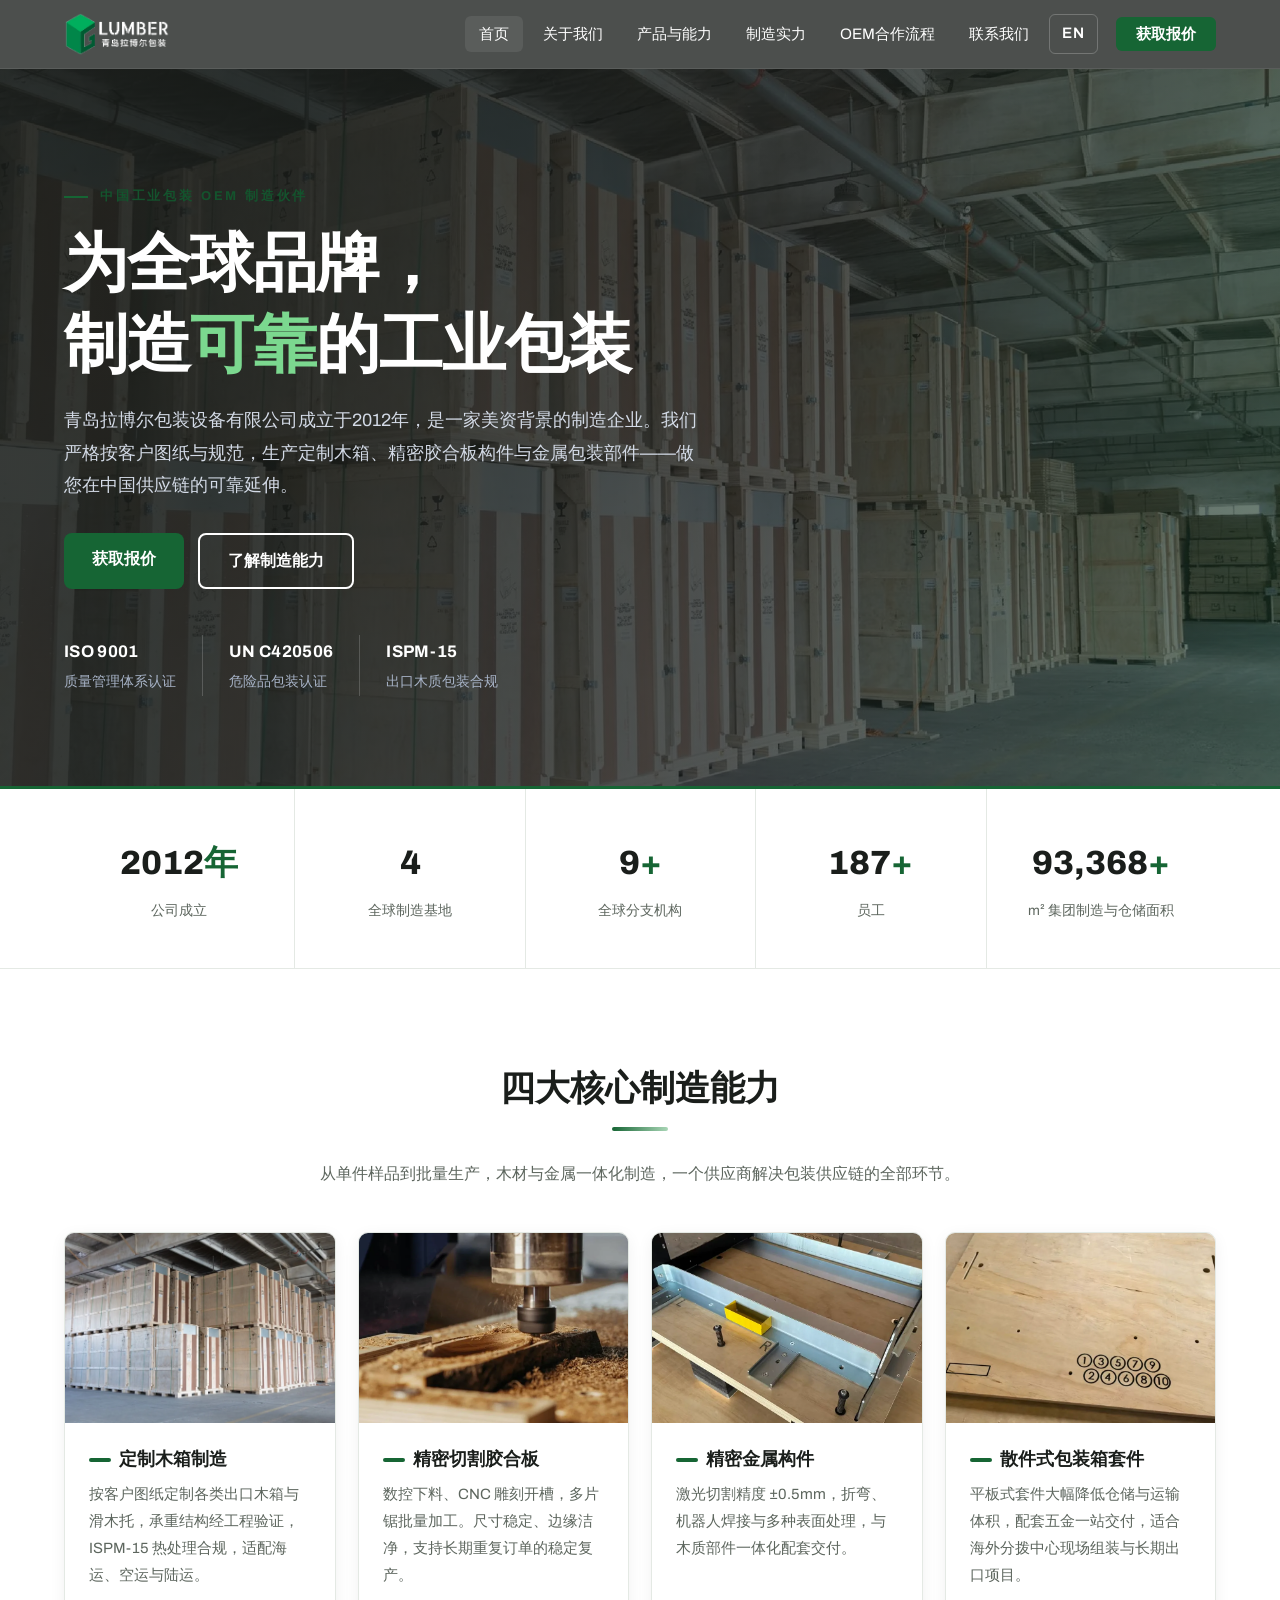
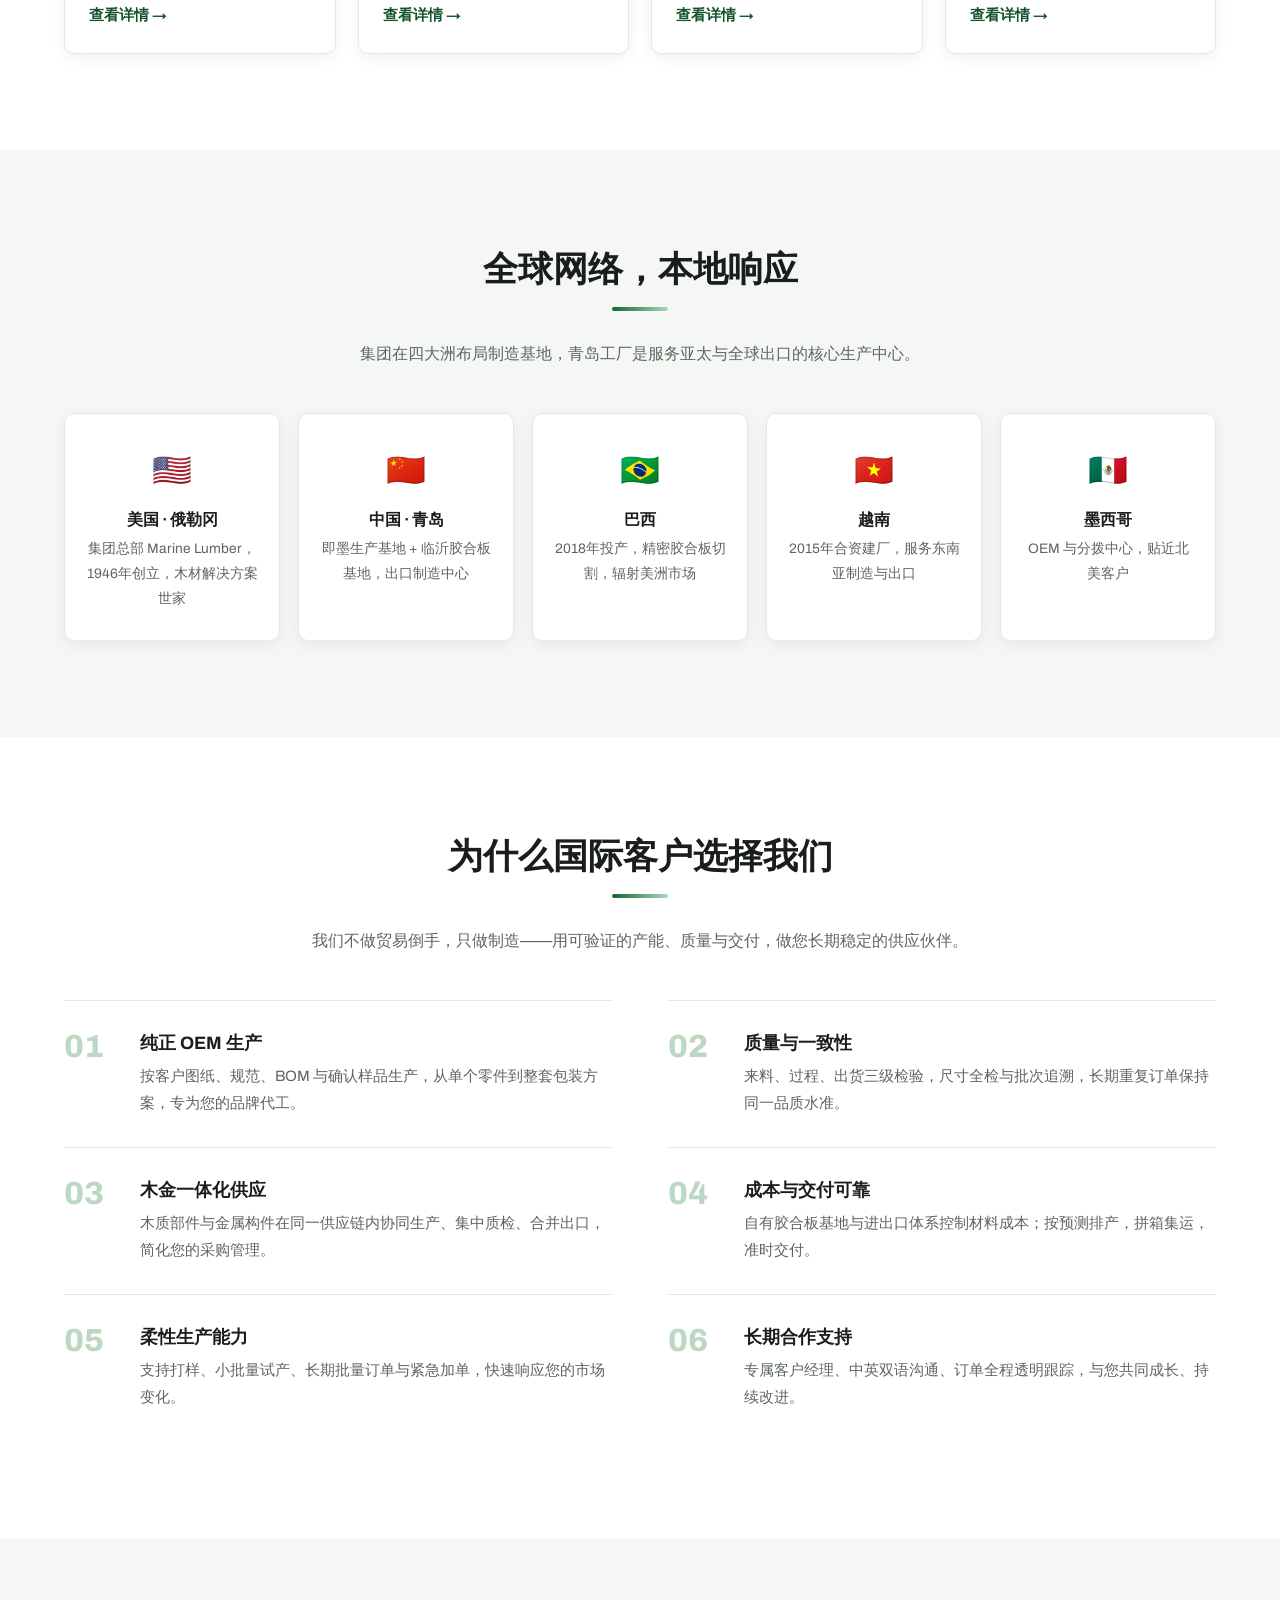
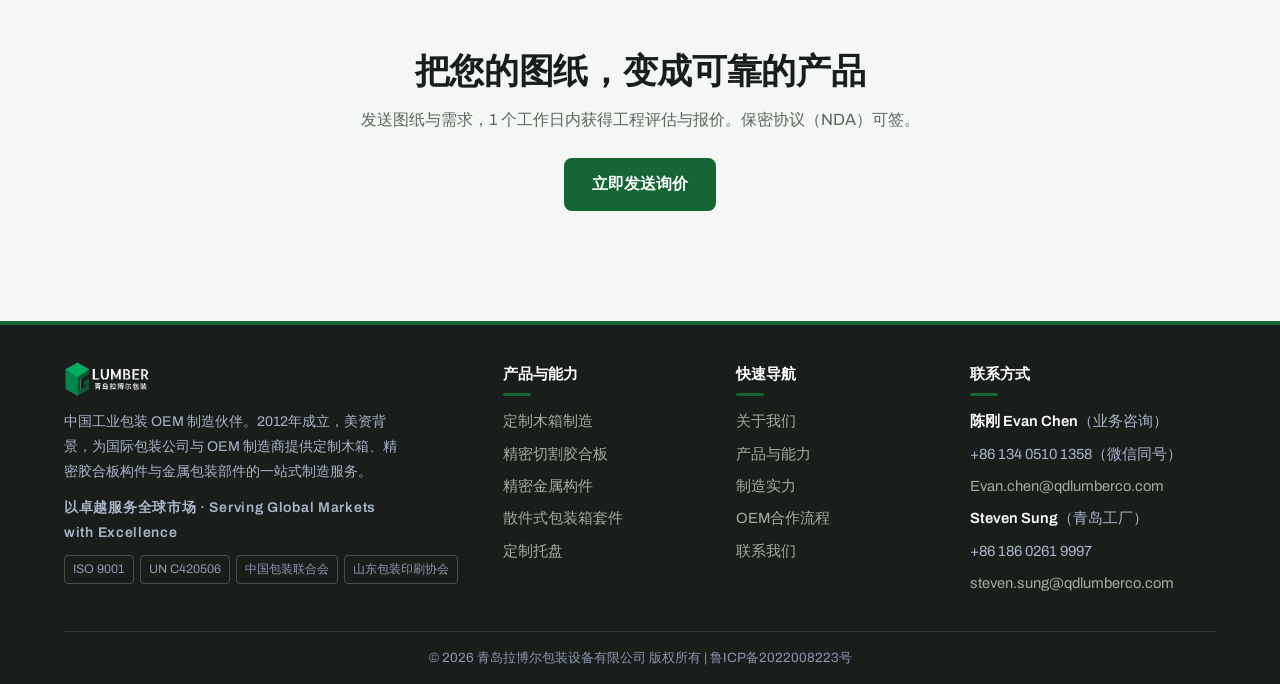
<file: index.html>
<!DOCTYPE html>
<html lang="zh-CN">
<head>
<meta charset="UTF-8">
<meta name="viewport" content="width=device-width, initial-scale=1.0">
<title>青岛拉博尔包装设备有限公司 — 中国工业包装 OEM 制造伙伴 | 定制木箱 / 胶合板构件 / 金属包装部件</title>
<meta name="description" content="青岛拉博尔包装设备有限公司成立于2012年，美资背景的工业包装OEM制造商。为国际包装公司与OEM制造商提供定制木箱、精密切割胶合板、精密金属构件与散件式包装箱套件，ISO 9001认证，产品出口全球。">
<meta name="keywords" content="青岛拉博尔包装设备有限公司,工业包装,OEM制造,定制木箱,出口木箱,胶合板切割,CNC加工,金属包装件,散件包装箱,ISPM-15">
<link rel="stylesheet" href="assets/css/style.css">
<link rel="preconnect" href="https://fonts.googleapis.com">
<link rel="preconnect" href="https://fonts.gstatic.com" crossorigin>
<link href="https://fonts.googleapis.com/css2?family=Archivo:wght@400;500;600;700;800&display=swap" rel="stylesheet">
<link rel="icon" type="image/png" href="assets/img/favicon.png">
<script type="application/ld+json">
{
  "@context": "https://schema.org",
  "@type": "Organization",
  "name": "青岛拉博尔包装设备有限公司",
  "alternateName": "Qingdao Lumber & Packaging",
  "url": "https://hilaoboy-cloud.github.io/qdlumber/",
  "logo": "https://hilaoboy-cloud.github.io/qdlumber/assets/img/logo.png",
  "contactPoint": {
    "@type": "ContactPoint",
    "telephone": "+86-134-0510-1358",
    "email": "Evan.chen@qdlumberco.com",
    "contactType": "sales"
  }
}
</script>
</head>
<body>

<header class="site-header">
  <div class="container nav-inner">
    <a class="brand" href="index.html" aria-label="青岛拉博尔包装设备有限公司首页">
      <img class="brand-logo" src="assets/img/logo-light.png" alt="青岛拉博尔包装设备有限公司">
    </a>
    <button class="hamburger" id="hamburger" aria-label="打开菜单" aria-expanded="false"><span></span><span></span><span></span></button>
    <nav aria-label="主导航">
      <ul class="nav-links" id="navLinks">
        <li><a data-nav="index.html" href="index.html">首页</a></li>
        <li><a data-nav="about.html" href="about.html">关于我们</a></li>
        <li><a data-nav="products.html" href="products.html">产品与能力</a></li>
        <li><a data-nav="manufacturing.html" href="manufacturing.html">制造实力</a></li>
        <li><a data-nav="process.html" href="process.html">OEM合作流程</a></li>
        <li><a data-nav="contact.html" href="contact.html">联系我们</a></li>
        <li><a class="lang-switch" href="https://en.qdlumber.com/" target="_blank" rel="noopener" aria-label="English version">EN</a></li>
        <li><a class="nav-cta" href="contact.html">获取报价</a></li>
      </ul>
    </nav>
  </div>
</header>

<main>
  <!-- Hero -->
  <section class="hero">
    <img class="hero-bg" src="assets/img/hero-factory.webp" alt="青岛拉博尔包装设备有限公司现代化工厂" fetchpriority="high">
    <div class="hero-inner">
      <span class="eyebrow">中国工业包装 OEM 制造伙伴</span>
      <h1>为全球品牌，<br>制造<span class="hl">可靠</span>的工业包装</h1>
      <p class="lead">青岛拉博尔包装设备有限公司成立于2012年，是一家美资背景的制造企业。我们严格按客户图纸与规范，生产定制木箱、精密胶合板构件与金属包装部件——做您在中国供应链的可靠延伸。</p>
      <div class="hero-actions">
        <a class="btn" href="contact.html">获取报价</a>
        <a class="btn btn-outline" href="manufacturing.html">了解制造能力</a>
      </div>
      <div class="hero-badges">
        <div><strong>ISO 9001</strong>质量管理体系认证</div>
        <div><strong>UN C420506</strong>危险品包装认证</div>
        <div><strong>ISPM-15</strong>出口木质包装合规</div>
      </div>
    </div>
  </section>

  <!-- 数据条 -->
  <div class="stats">
    <div class="container stats-grid">
      <div class="stat"><div class="num">2012<em>年</em></div><div class="label">公司成立</div></div>
      <div class="stat"><div class="num" data-count="4">0</div><div class="label">全球制造基地</div></div>
      <div class="stat"><div class="num" data-count="10" data-suffix="+">0</div><div class="label">全球分支机构</div></div>
      <div class="stat"><div class="num" data-count="200" data-suffix="+">0</div><div class="label">员工</div></div>
      <div class="stat"><div class="num" data-count="100000" data-suffix="+">0</div><div class="label">m² 集团制造与仓储面积</div></div>
    </div>
  </div>

  <!-- 四大核心能力 -->
  <section>
    <div class="container">
      <h2 class="section-title">四大核心制造能力</h2>
      <p class="section-sub">从单件样品到批量生产，木材与金属一体化制造，一个供应商解决包装供应链的全部环节。</p>
      <div class="cap-grid">
        <article class="card">
          <img src="assets/img/cap-crates.webp" alt="定制出口木箱" loading="lazy">
          <div class="card-body">
            <h3>定制木箱制造</h3>
            <p>按客户图纸定制各类出口木箱与滑木托，承重结构经工程验证，ISPM-15 热处理合规，适配海运、空运与陆运。</p>
            <a href="products.html#crates">查看详情 →</a>
          </div>
        </article>
        <article class="card">
          <img src="assets/img/cap-plywood.webp" alt="CNC 精密切割胶合板" loading="lazy">
          <div class="card-body">
            <h3>精密切割胶合板</h3>
            <p>数控下料、CNC 雕刻开槽，多片锯批量加工。尺寸稳定、边缘洁净，支持长期重复订单的稳定复产。</p>
            <a href="products.html#plywood">查看详情 →</a>
          </div>
        </article>
        <article class="card">
          <img src="assets/img/cap-metal.webp" alt="金属激光切割" loading="lazy">
          <div class="card-body">
            <h3>精密金属构件</h3>
            <p>激光切割精度 ±0.5mm，折弯、机器人焊接与多种表面处理，与木质部件一体化配套交付。</p>
            <a href="products.html#metal">查看详情 →</a>
          </div>
        </article>
        <article class="card">
          <img src="assets/img/cap-kits.webp" alt="散件式包装箱套件" loading="lazy">
          <div class="card-body">
            <h3>散件式包装箱套件</h3>
            <p>平板式套件大幅降低仓储与运输体积，配套五金一站交付，适合海外分拨中心现场组装与长期出口项目。</p>
            <a href="products.html#kits">查看详情 →</a>
          </div>
        </article>
      </div>
    </div>
  </section>

  <!-- 全球网络 -->
  <section class="section-soft">
    <div class="container">
      <h2 class="section-title">全球网络，本地响应</h2>
      <p class="section-sub">集团在四大洲布局制造基地，青岛工厂是服务亚太与全球出口的核心生产中心。</p>
      <div class="network-grid">
        <div class="net-card"><div class="flag">🇺🇸</div><h3>美国 · 俄勒冈</h3><p>集团总部 Marine Lumber，1946年创立，木材解决方案世家</p></div>
        <div class="net-card"><div class="flag">🇨🇳</div><h3>中国 · 青岛</h3><p>即墨生产基地 + 临沂胶合板基地，出口制造中心</p></div>
        <div class="net-card"><div class="flag">🇧🇷</div><h3>巴西</h3><p>2018年投产，精密胶合板切割，辐射美洲市场</p></div>
        <div class="net-card"><div class="flag">🇻🇳</div><h3>越南</h3><p>2015年合资建厂，服务东南亚制造与出口</p></div>
        <div class="net-card"><div class="flag">🇲🇽</div><h3>墨西哥</h3><p>OEM 与分拨中心，贴近北美客户</p></div>
      </div>
    </div>
  </section>

  <!-- 为什么选择我们 -->
  <section>
    <div class="container">
      <h2 class="section-title">为什么国际客户选择我们</h2>
      <p class="section-sub">我们不做贸易倒手，只做制造——用可验证的产能、质量与交付，做您长期稳定的供应伙伴。</p>
      <div class="why-nums">
        <div class="why-num"><span class="n">01</span><div><h3>纯正 OEM 生产</h3><p>按客户图纸、规范、BOM 与确认样品生产，从单个零件到整套包装方案，专为您的品牌代工。</p></div></div>
        <div class="why-num"><span class="n">02</span><div><h3>质量与一致性</h3><p>来料、过程、出货三级检验，尺寸全检与批次追溯，长期重复订单保持同一品质水准。</p></div></div>
        <div class="why-num"><span class="n">03</span><div><h3>木金一体化供应</h3><p>木质部件与金属构件在同一供应链内协同生产、集中质检、合并出口，简化您的采购管理。</p></div></div>
        <div class="why-num"><span class="n">04</span><div><h3>成本与交付可靠</h3><p>自有胶合板基地与进出口体系控制材料成本；按预测排产，拼箱集运，准时交付。</p></div></div>
        <div class="why-num"><span class="n">05</span><div><h3>柔性生产能力</h3><p>支持打样、小批量试产、长期批量订单与紧急加单，快速响应您的市场变化。</p></div></div>
        <div class="why-num"><span class="n">06</span><div><h3>长期合作支持</h3><p>专属客户经理、中英双语沟通、订单全程透明跟踪，与您共同成长、持续改进。</p></div></div>
      </div>
    </div>
  </section>

  <!-- CTA -->
  <section class="cta-full">
    <div class="container cta-full-inner">
      <div>
        <h2>把您的图纸，变成可靠的产品</h2>
        <p>发送图纸与需求，1 个工作日内获得工程评估与报价。保密协议（NDA）可签。</p>
      </div>
      <a class="btn" href="contact.html">立即发送询价</a>
    </div>
  </section>
</main>

<footer class="site-footer">
  <div class="container">
    <div class="footer-grid">
      <div class="footer-brand">
        <img class="footer-logo" src="assets/img/logo-light.png" alt="青岛拉博尔包装设备有限公司">
        <p>中国工业包装 OEM 制造伙伴。2012年成立，美资背景，为国际包装公司与 OEM 制造商提供定制木箱、精密胶合板构件与金属包装部件的一站式制造服务。</p>
        <p class="footer-tagline">以卓越服务全球市场 · Serving Global Markets with Excellence</p>
        <div class="footer-certs"><span>ISO 9001</span><span>UN C420506</span><span>中国包装联合会</span><span>山东包装印刷协会</span></div>
      </div>
      <div>
        <h4>产品与能力</h4>
        <ul>
          <li><a href="products.html#crates">定制木箱制造</a></li>
          <li><a href="products.html#plywood">精密切割胶合板</a></li>
          <li><a href="products.html#metal">精密金属构件</a></li>
          <li><a href="products.html#kits">散件式包装箱套件</a></li>
          <li><a href="products.html#pallets">定制托盘</a></li>
        </ul>
      </div>
      <div>
        <h4>快速导航</h4>
        <ul>
          <li><a href="about.html">关于我们</a></li>
          <li><a href="products.html">产品与能力</a></li>
          <li><a href="manufacturing.html">制造实力</a></li>
          <li><a href="process.html">OEM合作流程</a></li>
          <li><a href="contact.html">联系我们</a></li>
        </ul>
      </div>
      <div>
        <h4>联系方式</h4>
        <ul class="footer-contact">
          <li><strong>陈刚 Evan Chen</strong>（业务咨询）</li>
          <li>+86 134 0510 1358（微信同号）</li>
          <li><a href="mailto:Evan.chen@qdlumberco.com">Evan.chen@qdlumberco.com</a></li>
          <li><strong>Steven Sung</strong>（青岛工厂）</li>
          <li>+86 186 0261 9997</li>
          <li><a href="mailto:steven.sung@qdlumberco.com">steven.sung@qdlumberco.com</a></li>
        </ul>
      </div>
    </div>
    <div class="footer-bottom">© 2026 青岛拉博尔包装设备有限公司 版权所有 | 鲁ICP备2022008223号</div>
  </div>
</footer>
<button class="to-top" id="toTop" aria-label="返回顶部">↑</button>
<script src="assets/js/main.js"></script>
</body>
</html>
</file>
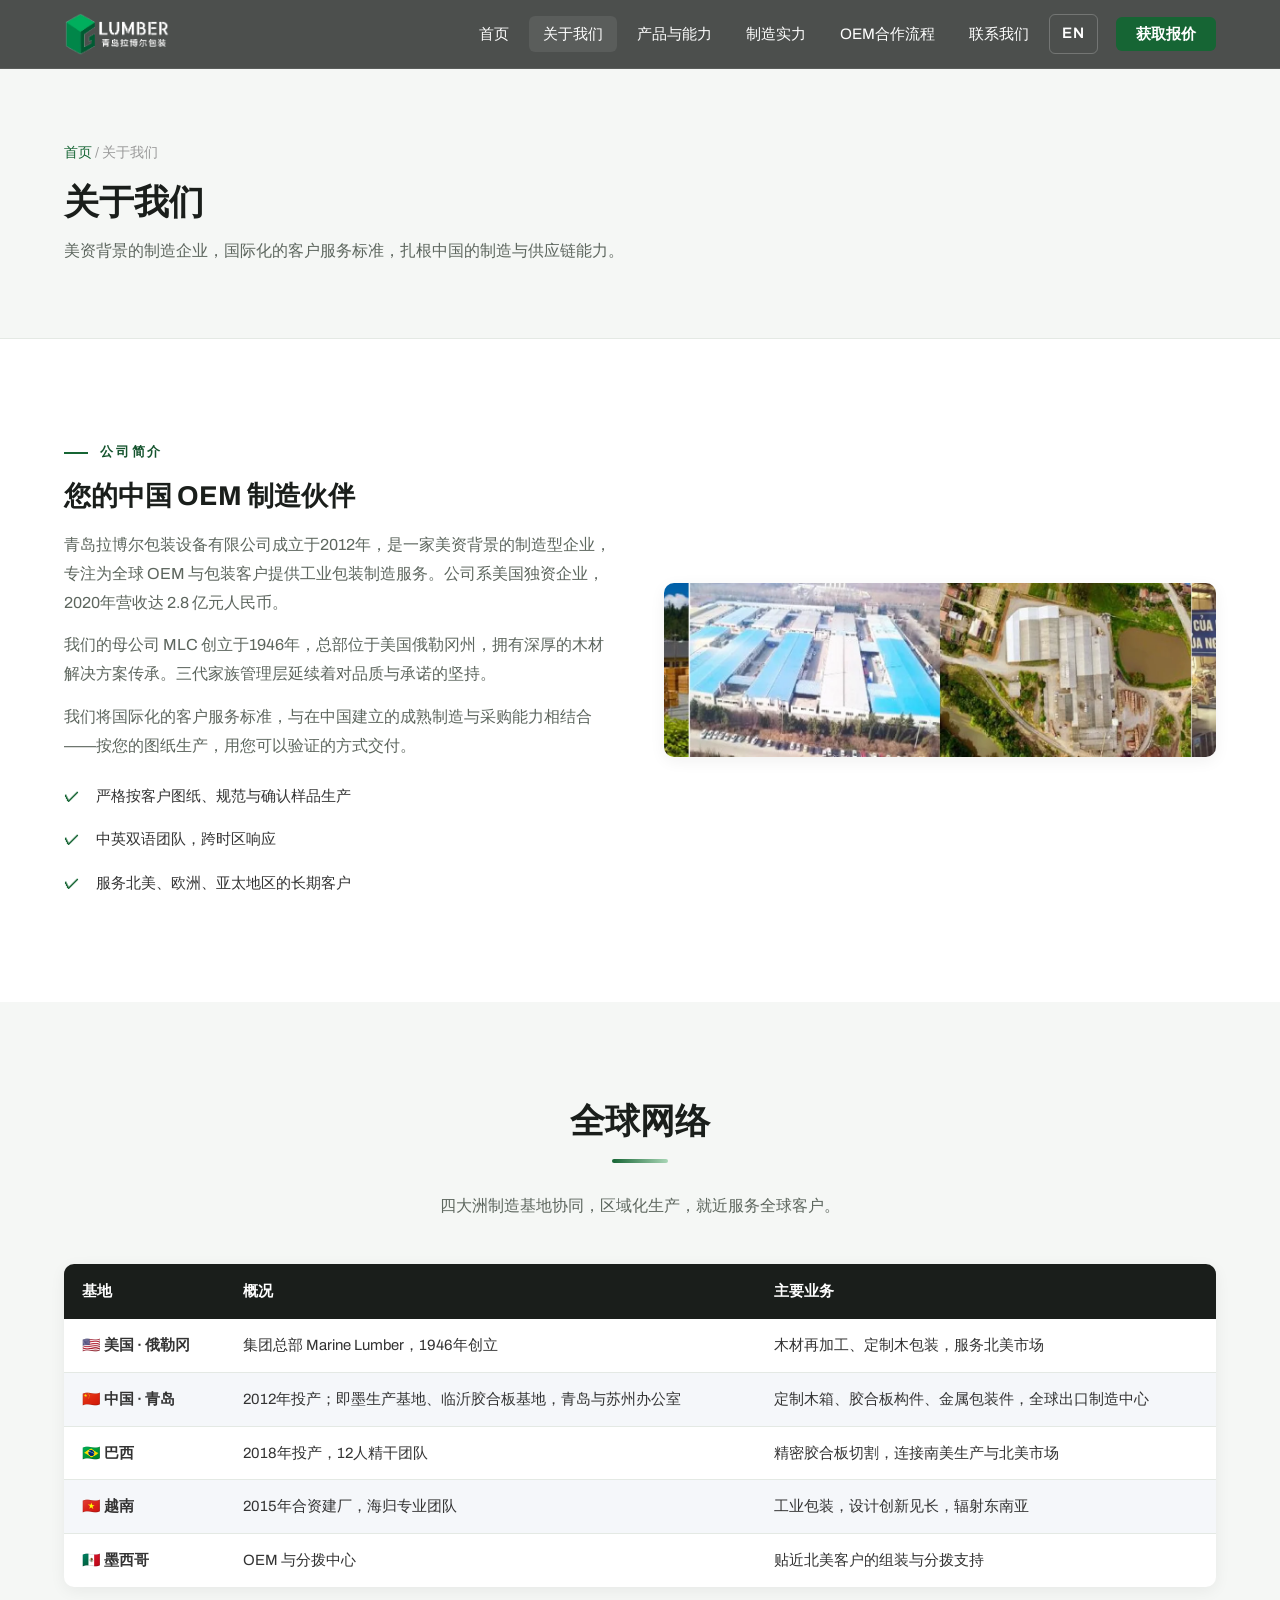
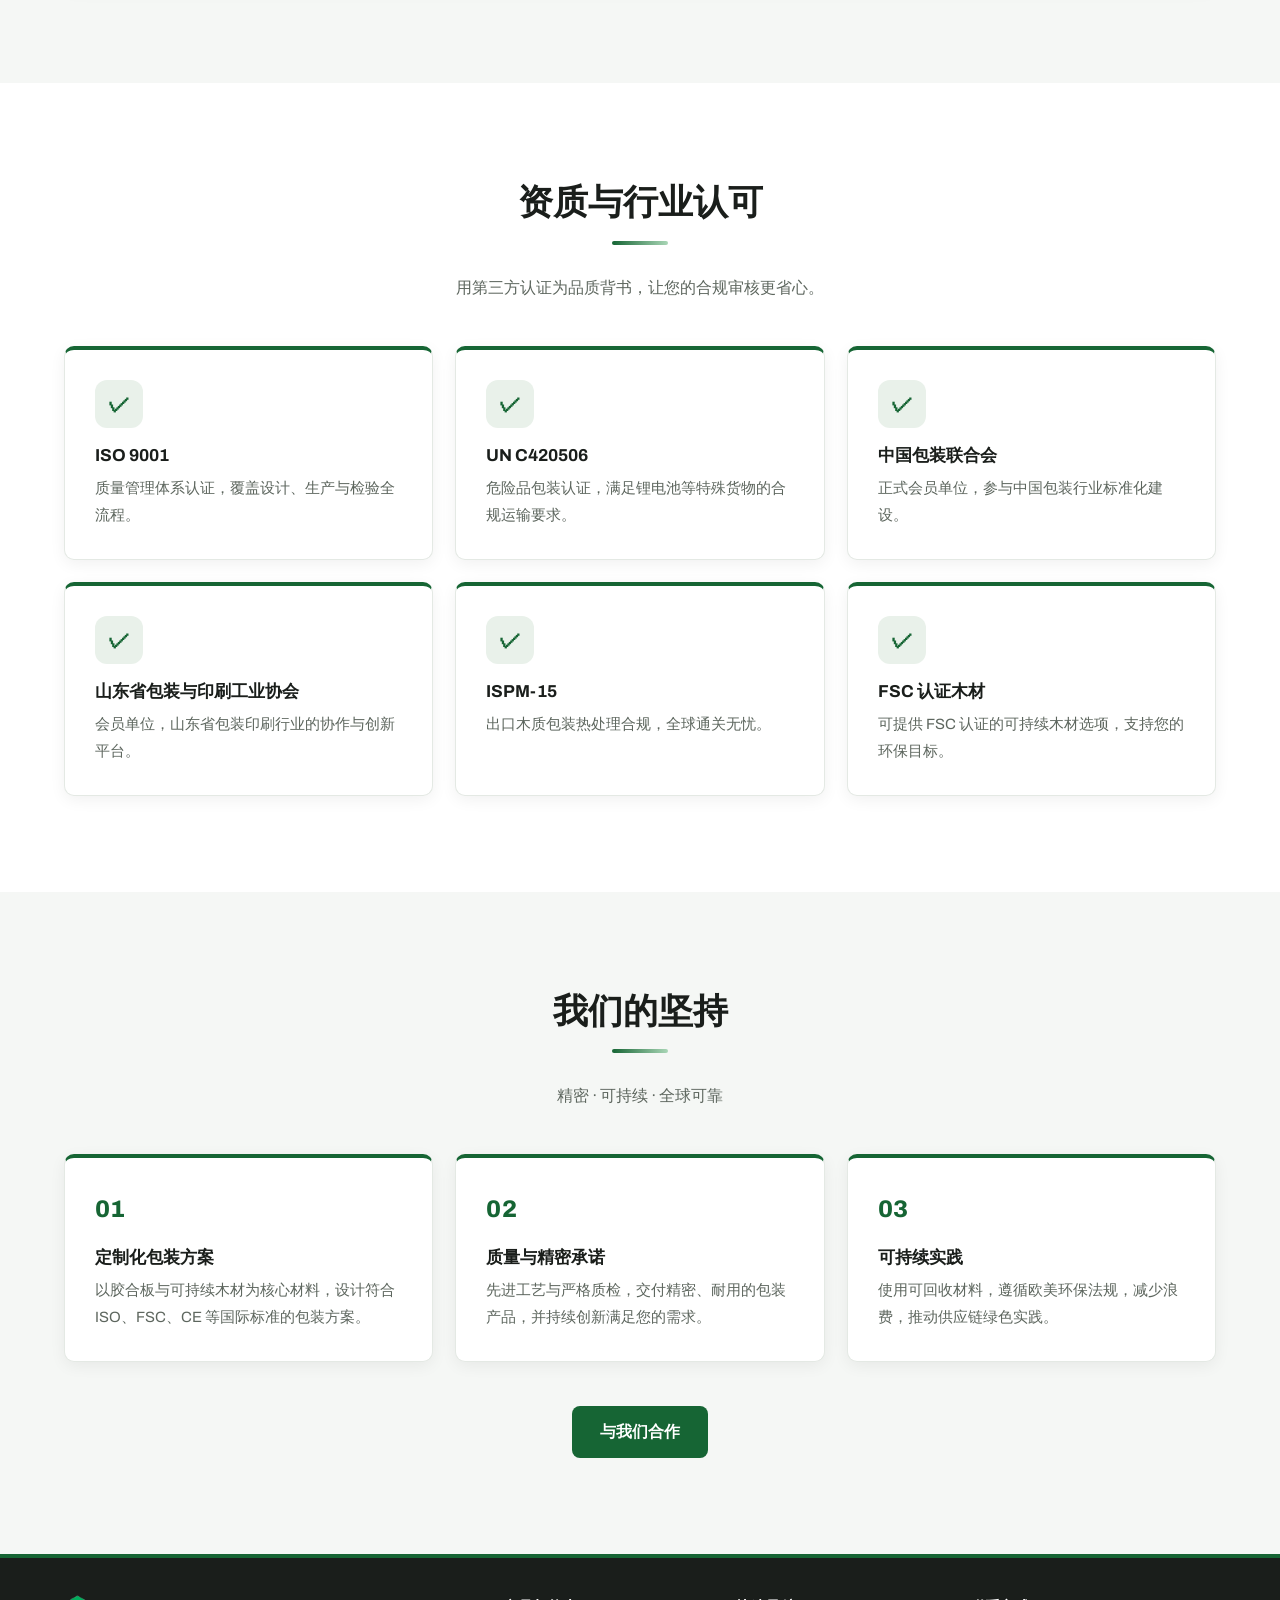
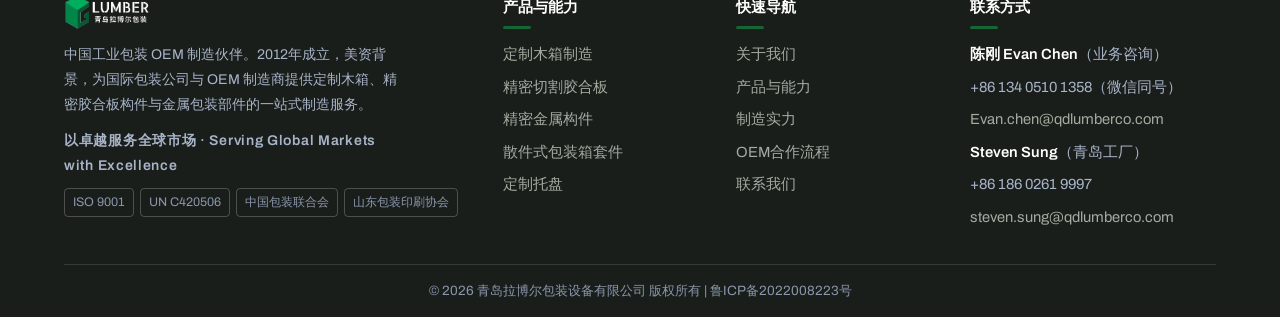
<file: about.html>
<!DOCTYPE html>
<html lang="zh-CN">
<head>
<meta charset="UTF-8">
<meta name="viewport" content="width=device-width, initial-scale=1.0">
<title>关于我们 — 青岛拉博尔包装设备有限公司 | 美资背景 · 2012年成立 · 全球四基地</title>
<meta name="description" content="青岛拉博尔包装设备有限公司成立于2012年，美资制造企业，母公司MLC 1946年创立于美国俄勒冈。集团在美国、中国、巴西、越南布局制造基地，ISO 9001与UN危险品包装认证。">
<meta name="keywords" content="青岛拉博尔包装设备有限公司,公司介绍,MLC,Marine Lumber,美资企业,全球制造基地,ISO 9001">
<link rel="stylesheet" href="assets/css/style.css">
<link rel="preconnect" href="https://fonts.googleapis.com">
<link rel="preconnect" href="https://fonts.gstatic.com" crossorigin>
<link href="https://fonts.googleapis.com/css2?family=Archivo:wght@400;500;600;700;800&display=swap" rel="stylesheet">
<link rel="icon" type="image/png" href="assets/img/favicon.png">
<script type="application/ld+json">
{
  "@context": "https://schema.org",
  "@type": "Organization",
  "name": "青岛拉博尔包装设备有限公司",
  "alternateName": "Qingdao Lumber & Packaging",
  "url": "https://hilaoboy-cloud.github.io/qdlumber/",
  "logo": "https://hilaoboy-cloud.github.io/qdlumber/assets/img/logo.png",
  "contactPoint": {
    "@type": "ContactPoint",
    "telephone": "+86-134-0510-1358",
    "email": "Evan.chen@qdlumberco.com",
    "contactType": "sales"
  }
}
</script>
</head>
<body>

<header class="site-header">
  <div class="container nav-inner">
    <a class="brand" href="index.html" aria-label="青岛拉博尔包装设备有限公司首页">
      <img class="brand-logo" src="assets/img/logo-light.png" alt="青岛拉博尔包装设备有限公司">
    </a>
    <button class="hamburger" id="hamburger" aria-label="打开菜单" aria-expanded="false"><span></span><span></span><span></span></button>
    <nav aria-label="主导航">
      <ul class="nav-links" id="navLinks">
        <li><a data-nav="index.html" href="index.html">首页</a></li>
        <li><a data-nav="about.html" href="about.html">关于我们</a></li>
        <li><a data-nav="products.html" href="products.html">产品与能力</a></li>
        <li><a data-nav="manufacturing.html" href="manufacturing.html">制造实力</a></li>
        <li><a data-nav="process.html" href="process.html">OEM合作流程</a></li>
        <li><a data-nav="contact.html" href="contact.html">联系我们</a></li>
        <li><a class="lang-switch" href="https://en.qdlumber.com/" target="_blank" rel="noopener" aria-label="English version">EN</a></li>
        <li><a class="nav-cta" href="contact.html">获取报价</a></li>
      </ul>
    </nav>
  </div>
</header>

<main>
  <div class="page-hero">
    <div class="container">
      <div class="breadcrumb"><a href="index.html">首页</a> / 关于我们</div>
      <h1>关于我们</h1>
      <p>美资背景的制造企业，国际化的客户服务标准，扎根中国的制造与供应链能力。</p>
    </div>
  </div>

  <section>
    <div class="container">
      <div class="split">
        <div>
          <span class="eyebrow">公司简介</span>
          <h2>您的中国 OEM 制造伙伴</h2>
          <p>青岛拉博尔包装设备有限公司成立于2012年，是一家美资背景的制造型企业，专注为全球 OEM 与包装客户提供工业包装制造服务。公司系美国独资企业，2020年营收达 2.8 亿元人民币。</p>
          <p>我们的母公司 MLC 创立于1946年，总部位于美国俄勒冈州，拥有深厚的木材解决方案传承。三代家族管理层延续着对品质与承诺的坚持。</p>
          <p>我们将国际化的客户服务标准，与在中国建立的成熟制造与采购能力相结合——按您的图纸生产，用您可以验证的方式交付。</p>
          <ul class="check-list">
            <li>严格按客户图纸、规范与确认样品生产</li>
            <li>中英双语团队，跨时区响应</li>
            <li>服务北美、欧洲、亚太地区的长期客户</li>
          </ul>
        </div>
        <div><img src="assets/img/about-factory.webp" alt="青岛拉博尔包装设备有限公司工厂外景" loading="lazy"></div>
      </div>
    </div>
  </section>

  <section class="section-soft">
    <div class="container">
      <h2 class="section-title">全球网络</h2>
      <p class="section-sub">四大洲制造基地协同，区域化生产，就近服务全球客户。</p>
      <table class="spec-table">
        <thead><tr><th>基地</th><th>概况</th><th>主要业务</th></tr></thead>
        <tbody>
          <tr><td><strong>🇺🇸 美国 · 俄勒冈</strong></td><td>集团总部 Marine Lumber，1946年创立</td><td>木材再加工、定制木包装，服务北美市场</td></tr>
          <tr><td><strong>🇨🇳 中国 · 青岛</strong></td><td>2012年投产；即墨生产基地、临沂胶合板基地，青岛与苏州办公室</td><td>定制木箱、胶合板构件、金属包装件，全球出口制造中心</td></tr>
          <tr><td><strong>🇧🇷 巴西</strong></td><td>2018年投产，12人精干团队</td><td>精密胶合板切割，连接南美生产与北美市场</td></tr>
          <tr><td><strong>🇻🇳 越南</strong></td><td>2015年合资建厂，海归专业团队</td><td>工业包装，设计创新见长，辐射东南亚</td></tr>
          <tr><td><strong>🇲🇽 墨西哥</strong></td><td>OEM 与分拨中心</td><td>贴近北美客户的组装与分拨支持</td></tr>
        </tbody>
      </table>
    </div>
  </section>

  <section>
    <div class="container">
      <h2 class="section-title">资质与行业认可</h2>
      <p class="section-sub">用第三方认证为品质背书，让您的合规审核更省心。</p>
      <div class="why-grid">
        <div class="why"><div class="icon">✓</div><h3>ISO 9001</h3><p>质量管理体系认证，覆盖设计、生产与检验全流程。</p></div>
        <div class="why"><div class="icon">✓</div><h3>UN C420506</h3><p>危险品包装认证，满足锂电池等特殊货物的合规运输要求。</p></div>
        <div class="why"><div class="icon">✓</div><h3>中国包装联合会</h3><p>正式会员单位，参与中国包装行业标准化建设。</p></div>
        <div class="why"><div class="icon">✓</div><h3>山东省包装与印刷工业协会</h3><p>会员单位，山东省包装印刷行业的协作与创新平台。</p></div>
        <div class="why"><div class="icon">✓</div><h3>ISPM-15</h3><p>出口木质包装热处理合规，全球通关无忧。</p></div>
        <div class="why"><div class="icon">✓</div><h3>FSC 认证木材</h3><p>可提供 FSC 认证的可持续木材选项，支持您的环保目标。</p></div>
      </div>
    </div>
  </section>

  <section class="section-soft">
    <div class="container">
      <h2 class="section-title">我们的坚持</h2>
      <p class="section-sub">精密 · 可持续 · 全球可靠</p>
      <div class="why-grid">
        <div class="why"><div class="icon-num">01</div><h3>定制化包装方案</h3><p>以胶合板与可持续木材为核心材料，设计符合 ISO、FSC、CE 等国际标准的包装方案。</p></div>
        <div class="why"><div class="icon-num">02</div><h3>质量与精密承诺</h3><p>先进工艺与严格质检，交付精密、耐用的包装产品，并持续创新满足您的需求。</p></div>
        <div class="why"><div class="icon-num">03</div><h3>可持续实践</h3><p>使用可回收材料，遵循欧美环保法规，减少浪费，推动供应链绿色实践。</p></div>
      </div>
      <div style="text-align:center;margin-top:44px">
        <a class="btn" href="contact.html">与我们合作</a>
      </div>
    </div>
  </section>
</main>

<footer class="site-footer">
  <div class="container">
    <div class="footer-grid">
      <div class="footer-brand">
        <img class="footer-logo" src="assets/img/logo-light.png" alt="青岛拉博尔包装设备有限公司">
        <p>中国工业包装 OEM 制造伙伴。2012年成立，美资背景，为国际包装公司与 OEM 制造商提供定制木箱、精密胶合板构件与金属包装部件的一站式制造服务。</p>
        <p class="footer-tagline">以卓越服务全球市场 · Serving Global Markets with Excellence</p>
        <div class="footer-certs"><span>ISO 9001</span><span>UN C420506</span><span>中国包装联合会</span><span>山东包装印刷协会</span></div>
      </div>
      <div>
        <h4>产品与能力</h4>
        <ul>
          <li><a href="products.html#crates">定制木箱制造</a></li>
          <li><a href="products.html#plywood">精密切割胶合板</a></li>
          <li><a href="products.html#metal">精密金属构件</a></li>
          <li><a href="products.html#kits">散件式包装箱套件</a></li>
          <li><a href="products.html#pallets">定制托盘</a></li>
        </ul>
      </div>
      <div>
        <h4>快速导航</h4>
        <ul>
          <li><a href="about.html">关于我们</a></li>
          <li><a href="products.html">产品与能力</a></li>
          <li><a href="manufacturing.html">制造实力</a></li>
          <li><a href="process.html">OEM合作流程</a></li>
          <li><a href="contact.html">联系我们</a></li>
        </ul>
      </div>
      <div>
        <h4>联系方式</h4>
        <ul class="footer-contact">
          <li><strong>陈刚 Evan Chen</strong>（业务咨询）</li>
          <li>+86 134 0510 1358（微信同号）</li>
          <li><a href="mailto:Evan.chen@qdlumberco.com">Evan.chen@qdlumberco.com</a></li>
          <li><strong>Steven Sung</strong>（青岛工厂）</li>
          <li>+86 186 0261 9997</li>
          <li><a href="mailto:steven.sung@qdlumberco.com">steven.sung@qdlumberco.com</a></li>
        </ul>
      </div>
    </div>
    <div class="footer-bottom">© 2026 青岛拉博尔包装设备有限公司 版权所有 | 鲁ICP备2022008223号</div>
  </div>
</footer>
<button class="to-top" id="toTop" aria-label="返回顶部">↑</button>
<script src="assets/js/main.js"></script>
</body>
</html>
</file>
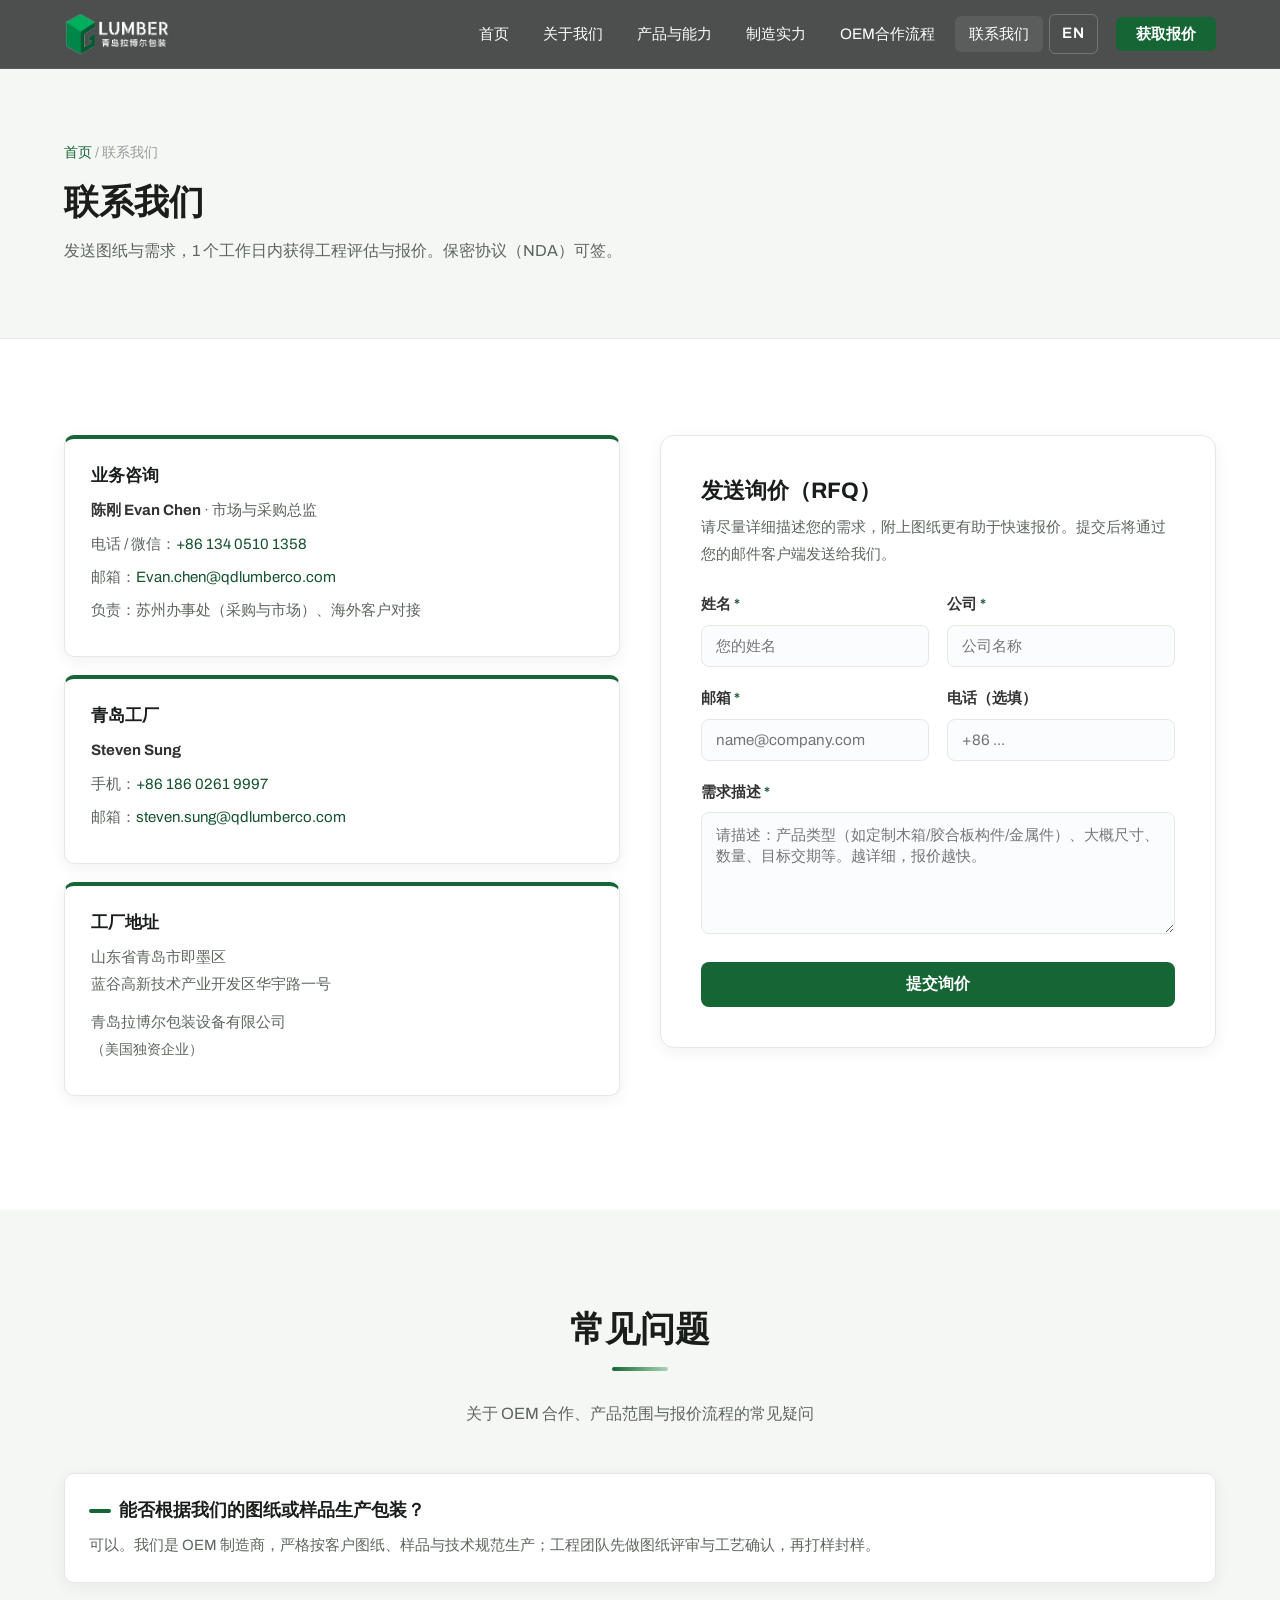
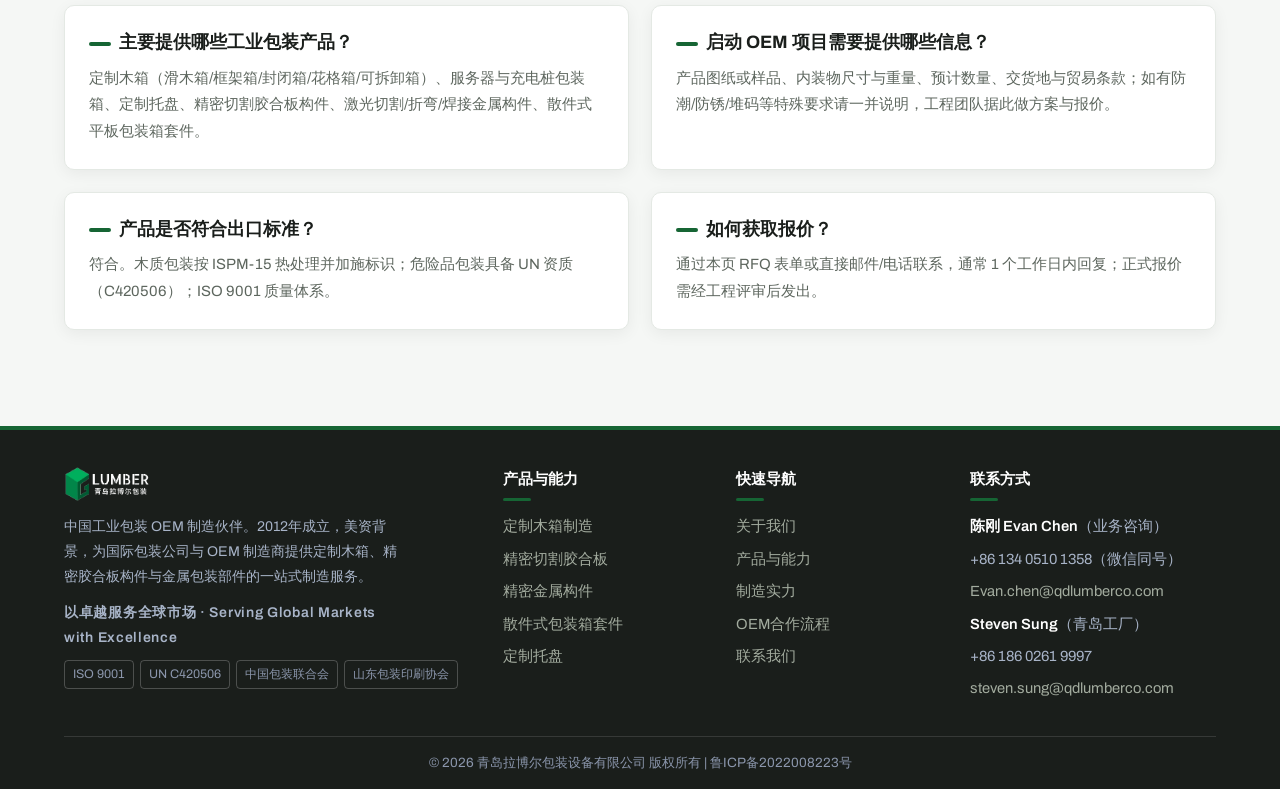
<file: contact.html>
<!DOCTYPE html>
<html lang="zh-CN">
<head>
<meta charset="UTF-8">
<meta name="viewport" content="width=device-width, initial-scale=1.0">
<title>联系我们 — 青岛拉博尔包装设备有限公司 | 发送 RFQ 询价</title>
<meta name="description" content="联系青岛拉博尔包装设备有限公司：业务咨询陈刚 +86 134 0510 1358 / Evan.chen@qdlumberco.com；青岛工厂 Steven Sung +86 186 0261 9997。地址：山东省青岛市即墨区蓝谷高新技术产业开发区华宇路一号。在线提交RFQ询价，1个工作日内回复。">
<meta name="keywords" content="联系我们,询价,RFQ,青岛拉博尔包装设备有限公司,陈刚,报价">
<link rel="stylesheet" href="assets/css/style.css">
<link rel="preconnect" href="https://fonts.googleapis.com">
<link rel="preconnect" href="https://fonts.gstatic.com" crossorigin>
<link href="https://fonts.googleapis.com/css2?family=Archivo:wght@400;500;600;700;800&display=swap" rel="stylesheet">
<link rel="icon" type="image/png" href="assets/img/favicon.png">
<script type="application/ld+json">
{
  "@context": "https://schema.org",
  "@type": "Organization",
  "name": "青岛拉博尔包装设备有限公司",
  "alternateName": "Qingdao Lumber & Packaging",
  "url": "https://hilaoboy-cloud.github.io/qdlumber/",
  "logo": "https://hilaoboy-cloud.github.io/qdlumber/assets/img/logo.png",
  "contactPoint": {
    "@type": "ContactPoint",
    "telephone": "+86-134-0510-1358",
    "email": "Evan.chen@qdlumberco.com",
    "contactType": "sales"
  }
}
</script>
</head>
<body>

<header class="site-header">
  <div class="container nav-inner">
    <a class="brand" href="index.html" aria-label="青岛拉博尔包装设备有限公司首页">
      <img class="brand-logo" src="assets/img/logo-light.png" alt="青岛拉博尔包装设备有限公司">
    </a>
    <button class="hamburger" id="hamburger" aria-label="打开菜单" aria-expanded="false"><span></span><span></span><span></span></button>
    <nav aria-label="主导航">
      <ul class="nav-links" id="navLinks">
        <li><a data-nav="index.html" href="index.html">首页</a></li>
        <li><a data-nav="about.html" href="about.html">关于我们</a></li>
        <li><a data-nav="products.html" href="products.html">产品与能力</a></li>
        <li><a data-nav="manufacturing.html" href="manufacturing.html">制造实力</a></li>
        <li><a data-nav="process.html" href="process.html">OEM合作流程</a></li>
        <li><a data-nav="contact.html" href="contact.html">联系我们</a></li>
        <li><a class="lang-switch" href="https://en.qdlumber.com/" target="_blank" rel="noopener" aria-label="English version">EN</a></li>
        <li><a class="nav-cta" href="contact.html">获取报价</a></li>
      </ul>
    </nav>
  </div>
</header>

<main>
  <div class="page-hero">
    <div class="container">
      <div class="breadcrumb"><a href="index.html">首页</a> / 联系我们</div>
      <h1>联系我们</h1>
      <p>发送图纸与需求，1 个工作日内获得工程评估与报价。保密协议（NDA）可签。</p>
    </div>
  </div>

  <section>
    <div class="container">
      <div class="contact-grid">
        <div>
          <div class="contact-card">
            <h3>业务咨询</h3>
            <p><strong>陈刚 Evan Chen</strong> · 市场与采购总监</p>
            <p>电话 / 微信：<a href="tel:+8613405101358">+86 134 0510 1358</a></p>
            <p>邮箱：<a href="mailto:Evan.chen@qdlumberco.com">Evan.chen@qdlumberco.com</a></p>
            <p>负责：苏州办事处（采购与市场）、海外客户对接</p>
          </div>
          <div class="contact-card">
            <h3>青岛工厂</h3>
            <p><strong>Steven Sung</strong></p>
            <p>手机：<a href="tel:+8618602619997">+86 186 0261 9997</a></p>
            <p>邮箱：<a href="mailto:steven.sung@qdlumberco.com">steven.sung@qdlumberco.com</a></p>
          </div>
          <div class="contact-card">
            <h3>工厂地址</h3>
            <p>山东省青岛市即墨区<br>蓝谷高新技术产业开发区华宇路一号</p>
            <p style="margin-top:10px">青岛拉博尔包装设备有限公司<br><span style="font-size:.85rem">（美国独资企业）</span></p>
          </div>
        </div>
        <div>
          <div class="form-wrap">
            <h2 style="font-size:1.4rem;margin-bottom:8px">发送询价（RFQ）</h2>
            <p style="color:var(--muted);font-size:.92rem;margin-bottom:24px">请尽量详细描述您的需求，附上图纸更有助于快速报价。提交后将通过您的邮件客户端发送给我们。</p>
            <form id="rfqForm" novalidate>
              <div class="form-row">
                <div class="field">
                  <label for="fName">姓名 <i>*</i></label>
                  <input type="text" id="fName" name="name" placeholder="您的姓名" autocomplete="name">
                  <div class="err">请填写您的姓名</div>
                </div>
                <div class="field">
                  <label for="fCompany">公司 <i>*</i></label>
                  <input type="text" id="fCompany" name="company" placeholder="公司名称" autocomplete="organization">
                  <div class="err">请填写公司名称</div>
                </div>
              </div>
              <div class="form-row">
                <div class="field">
                  <label for="fEmail">邮箱 <i>*</i></label>
                  <input type="email" id="fEmail" name="email" placeholder="name@company.com" autocomplete="email">
                  <div class="err">请填写有效的邮箱地址</div>
                </div>
                <div class="field">
                  <label for="fPhone">电话（选填）</label>
                  <input type="tel" id="fPhone" name="phone" placeholder="+86 ..." autocomplete="tel">
                </div>
              </div>
              <div class="field">
                <label for="fNeed">需求描述 <i>*</i></label>
                <textarea id="fNeed" name="need" rows="6" placeholder="请描述：产品类型（如定制木箱/胶合板构件/金属件）、大概尺寸、数量、目标交期等。越详细，报价越快。"></textarea>
                <div class="err">请至少填写 10 个字的需求描述</div>
              </div>
              <button type="submit" class="btn" style="width:100%">提交询价</button>
              <p id="formNote" style="display:none;margin-top:14px;font-size:.9rem;color:var(--steel);background:var(--steel-light);padding:12px;border-radius:8px"></p>
            </form>
          </div>
        </div>
      </div>
    </div>
  </section>

  <section class="section-soft">
    <div class="container">
      <h2 class="section-title">常见问题</h2>
      <p class="section-sub">关于 OEM 合作、产品范围与报价流程的常见疑问</p>
      <div class="faq-grid">
        <div class="card faq-wide">
          <div class="card-body">
            <h3>能否根据我们的图纸或样品生产包装？</h3>
            <p>可以。我们是 OEM 制造商，严格按客户图纸、样品与技术规范生产；工程团队先做图纸评审与工艺确认，再打样封样。</p>
          </div>
        </div>
        <div class="card">
          <div class="card-body">
            <h3>主要提供哪些工业包装产品？</h3>
            <p>定制木箱（滑木箱/框架箱/封闭箱/花格箱/可拆卸箱）、服务器与充电桩包装箱、定制托盘、精密切割胶合板构件、激光切割/折弯/焊接金属构件、散件式平板包装箱套件。</p>
          </div>
        </div>
        <div class="card">
          <div class="card-body">
            <h3>启动 OEM 项目需要提供哪些信息？</h3>
            <p>产品图纸或样品、内装物尺寸与重量、预计数量、交货地与贸易条款；如有防潮/防锈/堆码等特殊要求请一并说明，工程团队据此做方案与报价。</p>
          </div>
        </div>
        <div class="card">
          <div class="card-body">
            <h3>产品是否符合出口标准？</h3>
            <p>符合。木质包装按 ISPM-15 热处理并加施标识；危险品包装具备 UN 资质（C420506）；ISO 9001 质量体系。</p>
          </div>
        </div>
        <div class="card">
          <div class="card-body">
            <h3>如何获取报价？</h3>
            <p>通过本页 RFQ 表单或直接邮件/电话联系，通常 1 个工作日内回复；正式报价需经工程评审后发出。</p>
          </div>
        </div>
      </div>
    </div>
  </section>
</main>

<footer class="site-footer">
  <div class="container">
    <div class="footer-grid">
      <div class="footer-brand">
        <img class="footer-logo" src="assets/img/logo-light.png" alt="青岛拉博尔包装设备有限公司">
        <p>中国工业包装 OEM 制造伙伴。2012年成立，美资背景，为国际包装公司与 OEM 制造商提供定制木箱、精密胶合板构件与金属包装部件的一站式制造服务。</p>
        <p class="footer-tagline">以卓越服务全球市场 · Serving Global Markets with Excellence</p>
        <div class="footer-certs"><span>ISO 9001</span><span>UN C420506</span><span>中国包装联合会</span><span>山东包装印刷协会</span></div>
      </div>
      <div>
        <h4>产品与能力</h4>
        <ul>
          <li><a href="products.html#crates">定制木箱制造</a></li>
          <li><a href="products.html#plywood">精密切割胶合板</a></li>
          <li><a href="products.html#metal">精密金属构件</a></li>
          <li><a href="products.html#kits">散件式包装箱套件</a></li>
          <li><a href="products.html#pallets">定制托盘</a></li>
        </ul>
      </div>
      <div>
        <h4>快速导航</h4>
        <ul>
          <li><a href="about.html">关于我们</a></li>
          <li><a href="products.html">产品与能力</a></li>
          <li><a href="manufacturing.html">制造实力</a></li>
          <li><a href="process.html">OEM合作流程</a></li>
          <li><a href="contact.html">联系我们</a></li>
        </ul>
      </div>
      <div>
        <h4>联系方式</h4>
        <ul class="footer-contact">
          <li><strong>陈刚 Evan Chen</strong>（业务咨询）</li>
          <li>+86 134 0510 1358（微信同号）</li>
          <li><a href="mailto:Evan.chen@qdlumberco.com">Evan.chen@qdlumberco.com</a></li>
          <li><strong>Steven Sung</strong>（青岛工厂）</li>
          <li>+86 186 0261 9997</li>
          <li><a href="mailto:steven.sung@qdlumberco.com">steven.sung@qdlumberco.com</a></li>
        </ul>
      </div>
    </div>
    <div class="footer-bottom">© 2026 青岛拉博尔包装设备有限公司 版权所有 | 鲁ICP备2022008223号</div>
  </div>
</footer>
<button class="to-top" id="toTop" aria-label="返回顶部">↑</button>
<script src="assets/js/main.js"></script>
</body>
</html>
</file>
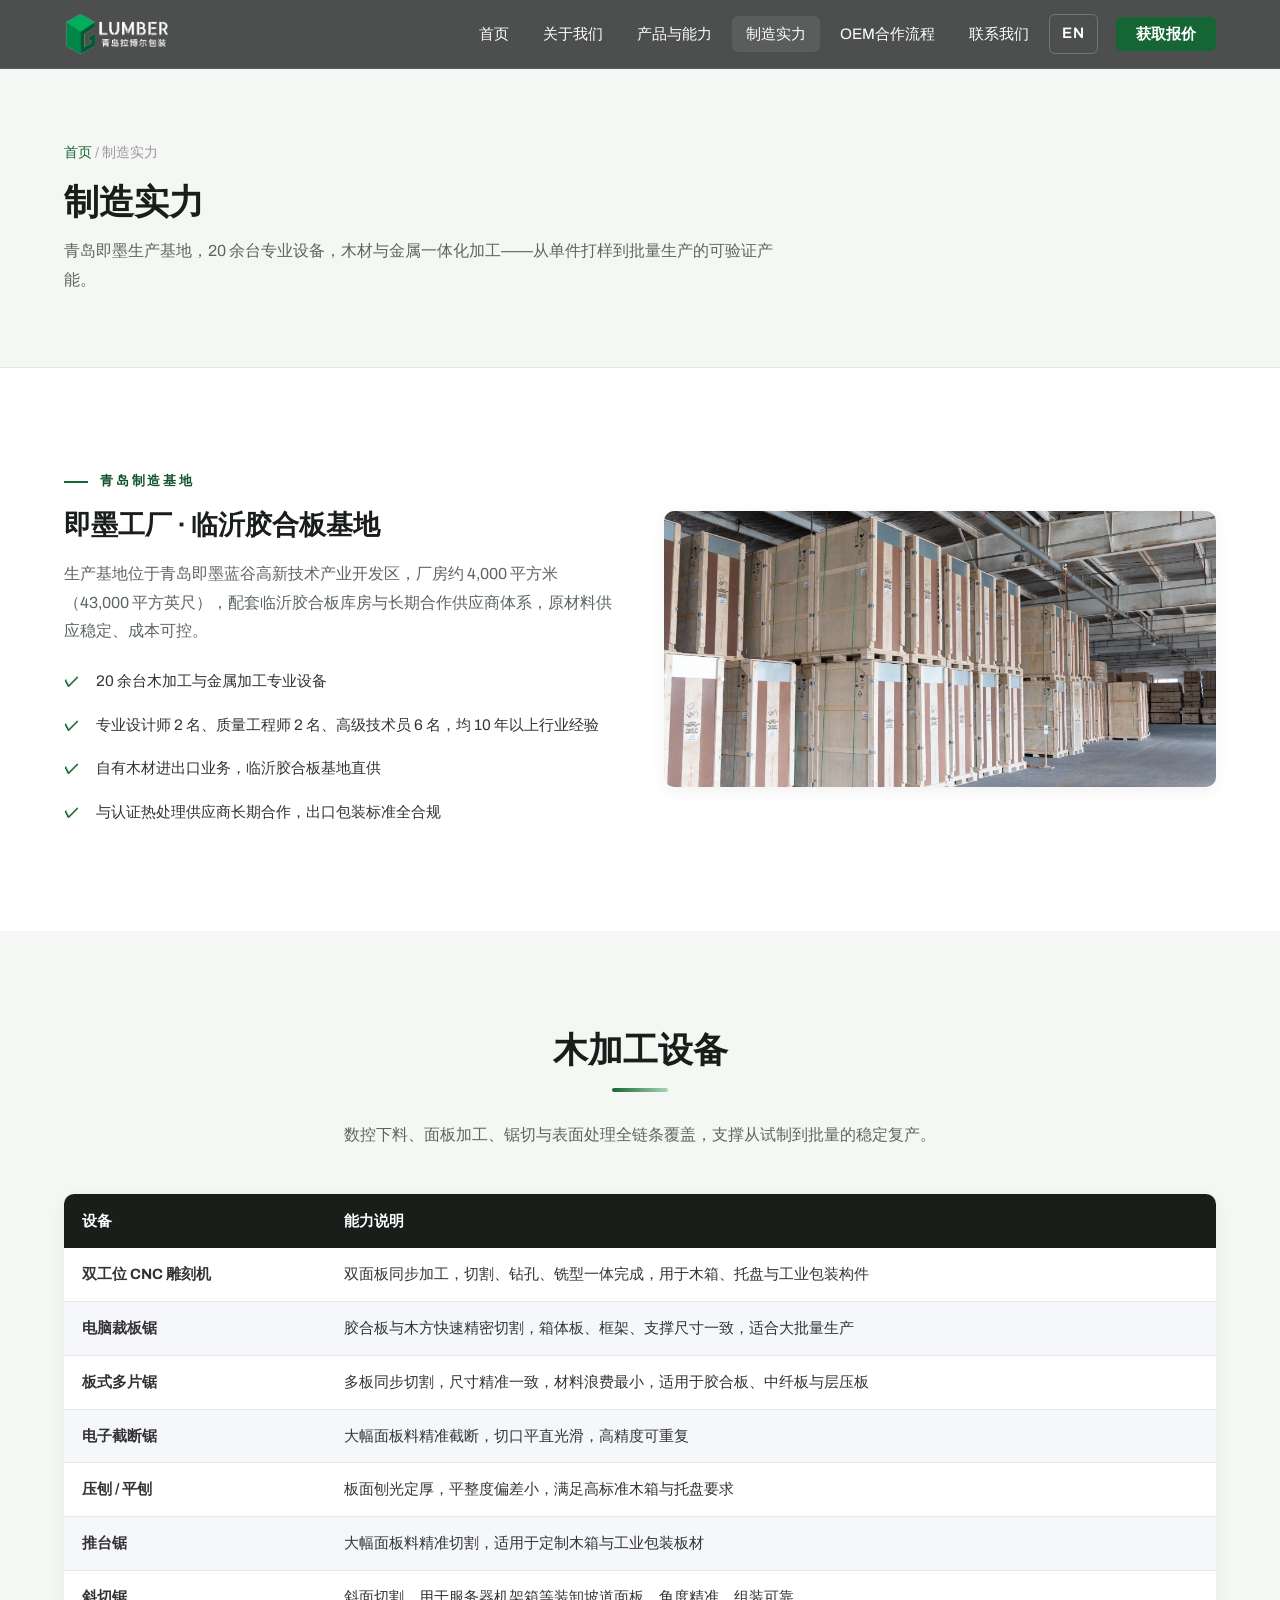
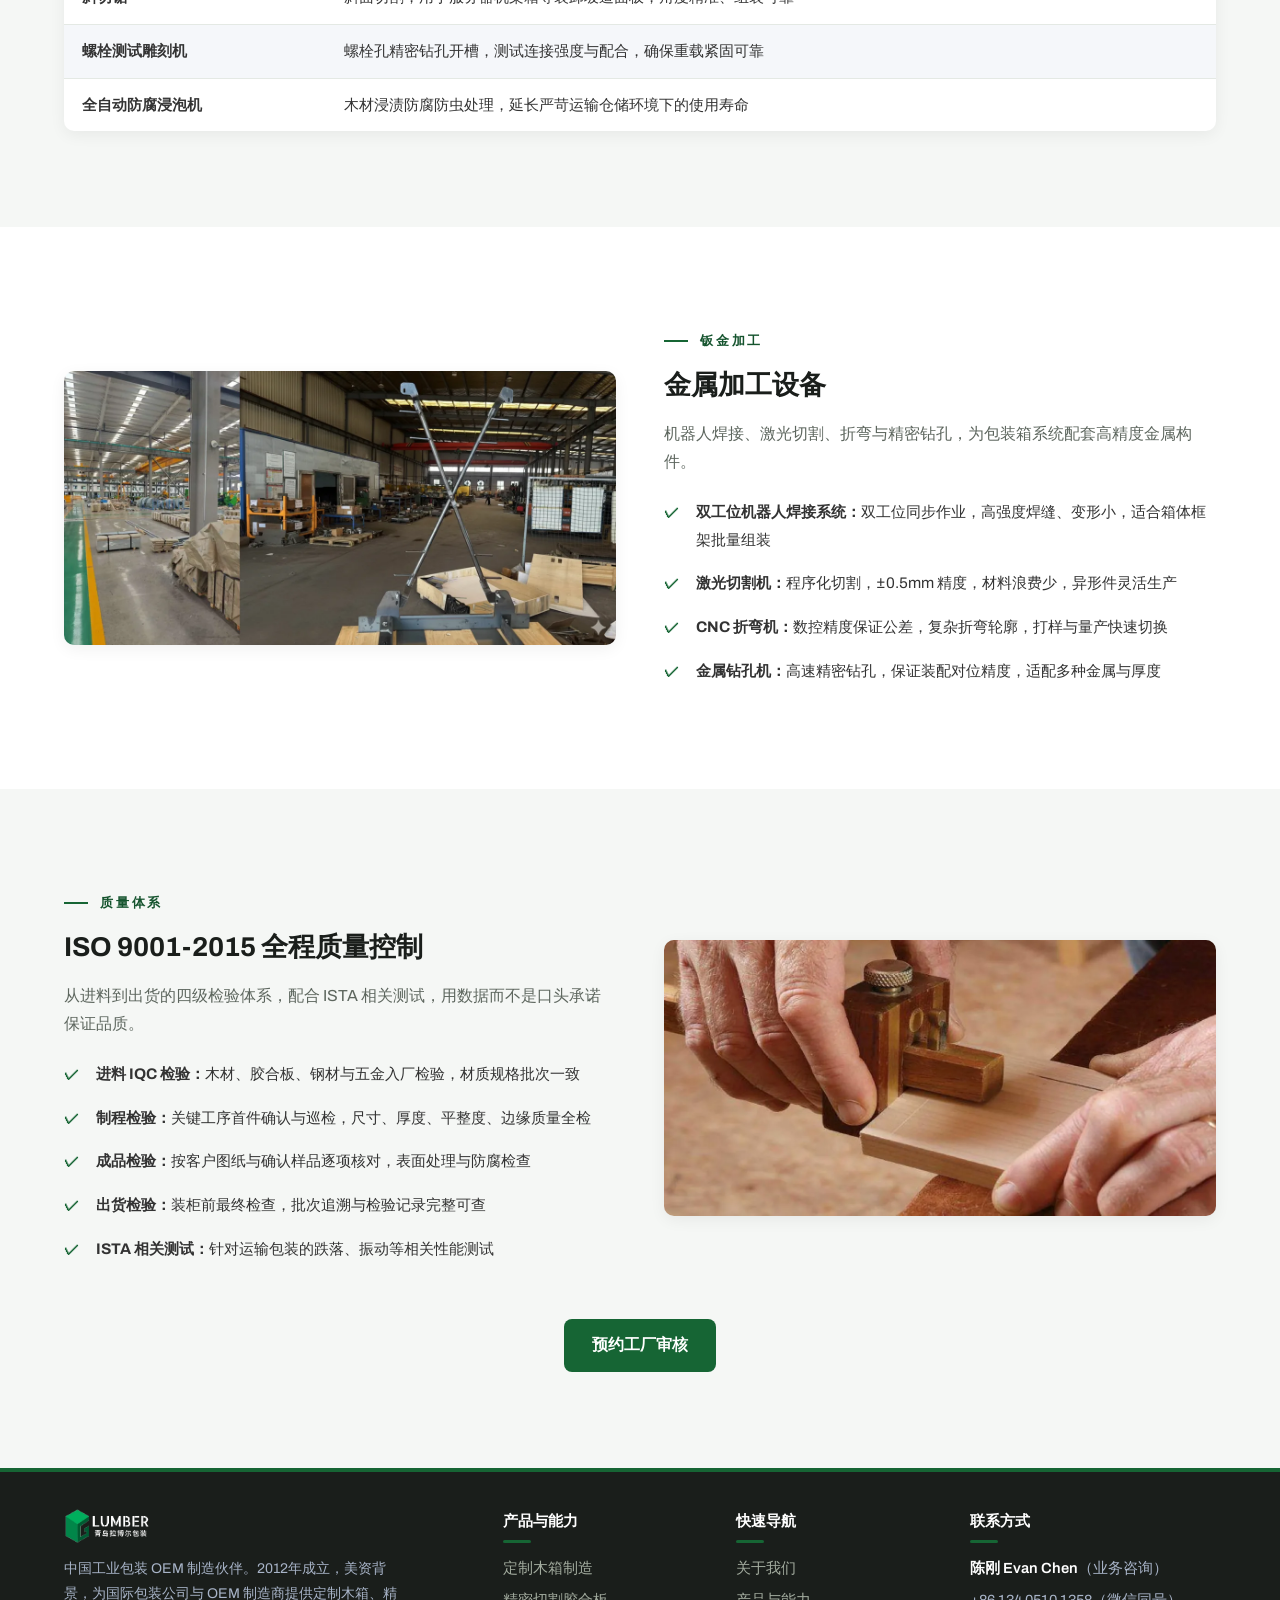
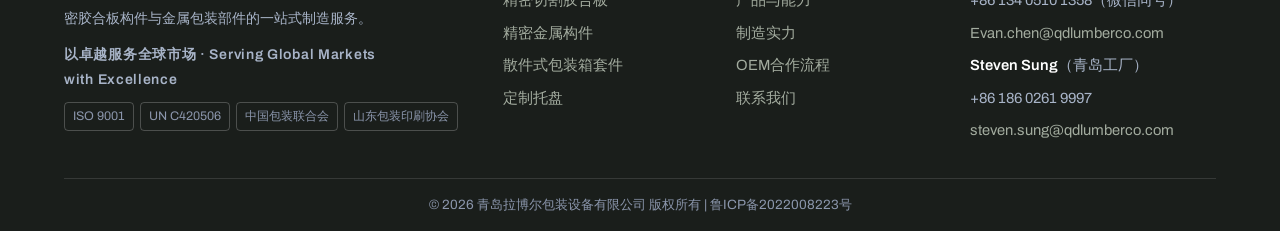
<file: manufacturing.html>
<!DOCTYPE html>
<html lang="zh-CN">
<head>
<meta charset="UTF-8">
<meta name="viewport" content="width=device-width, initial-scale=1.0">
<title>制造实力 — 青岛拉博尔包装设备有限公司 | 木加工与金属加工设备 · ISO9001质量体系</title>
<meta name="description" content="青岛拉博尔包装设备有限公司制造实力：20余台木加工与金属加工设备（CNC雕刻机、激光切割机、机器人焊接），ISO9001-2015质量体系，进料IQC到出货全程检验，ISTA相关测试，10年+经验技术团队。">
<meta name="keywords" content="木材加工设备,CNC雕刻机,激光切割,机器人焊接,ISO9001,质量检验,ISTA测试,青岛工厂">
<link rel="stylesheet" href="assets/css/style.css">
<link rel="preconnect" href="https://fonts.googleapis.com">
<link rel="preconnect" href="https://fonts.gstatic.com" crossorigin>
<link href="https://fonts.googleapis.com/css2?family=Archivo:wght@400;500;600;700;800&display=swap" rel="stylesheet">
<link rel="icon" type="image/png" href="assets/img/favicon.png">
<script type="application/ld+json">
{
  "@context": "https://schema.org",
  "@type": "Organization",
  "name": "青岛拉博尔包装设备有限公司",
  "alternateName": "Qingdao Lumber & Packaging",
  "url": "https://hilaoboy-cloud.github.io/qdlumber/",
  "logo": "https://hilaoboy-cloud.github.io/qdlumber/assets/img/logo.png",
  "contactPoint": {
    "@type": "ContactPoint",
    "telephone": "+86-134-0510-1358",
    "email": "Evan.chen@qdlumberco.com",
    "contactType": "sales"
  }
}
</script>
</head>
<body>

<header class="site-header">
  <div class="container nav-inner">
    <a class="brand" href="index.html" aria-label="青岛拉博尔包装设备有限公司首页">
      <img class="brand-logo" src="assets/img/logo-light.png" alt="青岛拉博尔包装设备有限公司">
    </a>
    <button class="hamburger" id="hamburger" aria-label="打开菜单" aria-expanded="false"><span></span><span></span><span></span></button>
    <nav aria-label="主导航">
      <ul class="nav-links" id="navLinks">
        <li><a data-nav="index.html" href="index.html">首页</a></li>
        <li><a data-nav="about.html" href="about.html">关于我们</a></li>
        <li><a data-nav="products.html" href="products.html">产品与能力</a></li>
        <li><a data-nav="manufacturing.html" href="manufacturing.html">制造实力</a></li>
        <li><a data-nav="process.html" href="process.html">OEM合作流程</a></li>
        <li><a data-nav="contact.html" href="contact.html">联系我们</a></li>
        <li><a class="lang-switch" href="https://en.qdlumber.com/" target="_blank" rel="noopener" aria-label="English version">EN</a></li>
        <li><a class="nav-cta" href="contact.html">获取报价</a></li>
      </ul>
    </nav>
  </div>
</header>

<main>
  <div class="page-hero">
    <div class="container">
      <div class="breadcrumb"><a href="index.html">首页</a> / 制造实力</div>
      <h1>制造实力</h1>
      <p>青岛即墨生产基地，20 余台专业设备，木材与金属一体化加工——从单件打样到批量生产的可验证产能。</p>
    </div>
  </div>

  <!-- 基地概况 -->
  <section>
    <div class="container">
      <div class="split">
        <div>
          <span class="eyebrow">青岛制造基地</span>
          <h2>即墨工厂 · 临沂胶合板基地</h2>
          <p>生产基地位于青岛即墨蓝谷高新技术产业开发区，厂房约 4,000 平方米（43,000 平方英尺），配套临沂胶合板库房与长期合作供应商体系，原材料供应稳定、成本可控。</p>
          <ul class="check-list">
            <li>20 余台木加工与金属加工专业设备</li>
            <li>专业设计师 2 名、质量工程师 2 名、高级技术员 6 名，均 10 年以上行业经验</li>
            <li>自有木材进出口业务，临沂胶合板基地直供</li>
            <li>与认证热处理供应商长期合作，出口包装标准全合规</li>
          </ul>
        </div>
        <div><img src="assets/img/hero-factory.webp" alt="青岛工厂生产车间" loading="lazy"></div>
      </div>
    </div>
  </section>

  <!-- 木加工设备 -->
  <section class="section-soft">
    <div class="container">
      <h2 class="section-title">木加工设备</h2>
      <p class="section-sub">数控下料、面板加工、锯切与表面处理全链条覆盖，支撑从试制到批量的稳定复产。</p>
      <table class="spec-table">
        <thead><tr><th>设备</th><th>能力说明</th></tr></thead>
        <tbody>
          <tr><td><strong>双工位 CNC 雕刻机</strong></td><td>双面板同步加工，切割、钻孔、铣型一体完成，用于木箱、托盘与工业包装构件</td></tr>
          <tr><td><strong>电脑裁板锯</strong></td><td>胶合板与木方快速精密切割，箱体板、框架、支撑尺寸一致，适合大批量生产</td></tr>
          <tr><td><strong>板式多片锯</strong></td><td>多板同步切割，尺寸精准一致，材料浪费最小，适用于胶合板、中纤板与层压板</td></tr>
          <tr><td><strong>电子截断锯</strong></td><td>大幅面板料精准截断，切口平直光滑，高精度可重复</td></tr>
          <tr><td><strong>压刨 / 平刨</strong></td><td>板面刨光定厚，平整度偏差小，满足高标准木箱与托盘要求</td></tr>
          <tr><td><strong>推台锯</strong></td><td>大幅面板料精准切割，适用于定制木箱与工业包装板材</td></tr>
          <tr><td><strong>斜切锯</strong></td><td>斜面切割，用于服务器机架箱等装卸坡道面板，角度精准、组装可靠</td></tr>
          <tr><td><strong>螺栓测试雕刻机</strong></td><td>螺栓孔精密钻孔开槽，测试连接强度与配合，确保重载紧固可靠</td></tr>
          <tr><td><strong>全自动防腐浸泡机</strong></td><td>木材浸渍防腐防虫处理，延长严苛运输仓储环境下的使用寿命</td></tr>
        </tbody>
      </table>
    </div>
  </section>

  <!-- 金属加工设备 -->
  <section>
    <div class="container">
      <div class="split">
        <div><img src="assets/img/mfg-welding.webp" alt="机器人焊接" loading="lazy"></div>
        <div>
          <span class="eyebrow">钣金加工</span>
          <h2>金属加工设备</h2>
          <p>机器人焊接、激光切割、折弯与精密钻孔，为包装箱系统配套高精度金属构件。</p>
          <ul class="check-list">
            <li><strong>双工位机器人焊接系统：</strong>双工位同步作业，高强度焊缝、变形小，适合箱体框架批量组装</li>
            <li><strong>激光切割机：</strong>程序化切割，±0.5mm 精度，材料浪费少，异形件灵活生产</li>
            <li><strong>CNC 折弯机：</strong>数控精度保证公差，复杂折弯轮廓，打样与量产快速切换</li>
            <li><strong>金属钻孔机：</strong>高速精密钻孔，保证装配对位精度，适配多种金属与厚度</li>
          </ul>
        </div>
      </div>
    </div>
  </section>

  <!-- 质量控制体系 -->
  <section class="section-soft">
    <div class="container">
      <div class="split">
        <div>
          <span class="eyebrow">质量体系</span>
          <h2>ISO 9001-2015 全程质量控制</h2>
          <p>从进料到出货的四级检验体系，配合 ISTA 相关测试，用数据而不是口头承诺保证品质。</p>
          <ul class="check-list">
            <li><strong>进料 IQC 检验：</strong>木材、胶合板、钢材与五金入厂检验，材质规格批次一致</li>
            <li><strong>制程检验：</strong>关键工序首件确认与巡检，尺寸、厚度、平整度、边缘质量全检</li>
            <li><strong>成品检验：</strong>按客户图纸与确认样品逐项核对，表面处理与防腐检查</li>
            <li><strong>出货检验：</strong>装柜前最终检查，批次追溯与检验记录完整可查</li>
            <li><strong>ISTA 相关测试：</strong>针对运输包装的跌落、振动等相关性能测试</li>
          </ul>
        </div>
        <div><img src="assets/img/mfg-qc.webp" alt="质量检验" loading="lazy"></div>
      </div>
      <div style="text-align:center;margin-top:48px">
        <a class="btn" href="contact.html">预约工厂审核</a>
      </div>
    </div>
  </section>
</main>

<footer class="site-footer">
  <div class="container">
    <div class="footer-grid">
      <div class="footer-brand">
        <img class="footer-logo" src="assets/img/logo-light.png" alt="青岛拉博尔包装设备有限公司">
        <p>中国工业包装 OEM 制造伙伴。2012年成立，美资背景，为国际包装公司与 OEM 制造商提供定制木箱、精密胶合板构件与金属包装部件的一站式制造服务。</p>
        <p class="footer-tagline">以卓越服务全球市场 · Serving Global Markets with Excellence</p>
        <div class="footer-certs"><span>ISO 9001</span><span>UN C420506</span><span>中国包装联合会</span><span>山东包装印刷协会</span></div>
      </div>
      <div>
        <h4>产品与能力</h4>
        <ul>
          <li><a href="products.html#crates">定制木箱制造</a></li>
          <li><a href="products.html#plywood">精密切割胶合板</a></li>
          <li><a href="products.html#metal">精密金属构件</a></li>
          <li><a href="products.html#kits">散件式包装箱套件</a></li>
          <li><a href="products.html#pallets">定制托盘</a></li>
        </ul>
      </div>
      <div>
        <h4>快速导航</h4>
        <ul>
          <li><a href="about.html">关于我们</a></li>
          <li><a href="products.html">产品与能力</a></li>
          <li><a href="manufacturing.html">制造实力</a></li>
          <li><a href="process.html">OEM合作流程</a></li>
          <li><a href="contact.html">联系我们</a></li>
        </ul>
      </div>
      <div>
        <h4>联系方式</h4>
        <ul class="footer-contact">
          <li><strong>陈刚 Evan Chen</strong>（业务咨询）</li>
          <li>+86 134 0510 1358（微信同号）</li>
          <li><a href="mailto:Evan.chen@qdlumberco.com">Evan.chen@qdlumberco.com</a></li>
          <li><strong>Steven Sung</strong>（青岛工厂）</li>
          <li>+86 186 0261 9997</li>
          <li><a href="mailto:steven.sung@qdlumberco.com">steven.sung@qdlumberco.com</a></li>
        </ul>
      </div>
    </div>
    <div class="footer-bottom">© 2026 青岛拉博尔包装设备有限公司 版权所有 | 鲁ICP备2022008223号</div>
  </div>
</footer>
<button class="to-top" id="toTop" aria-label="返回顶部">↑</button>
<script src="assets/js/main.js"></script>
</body>
</html>
</file>
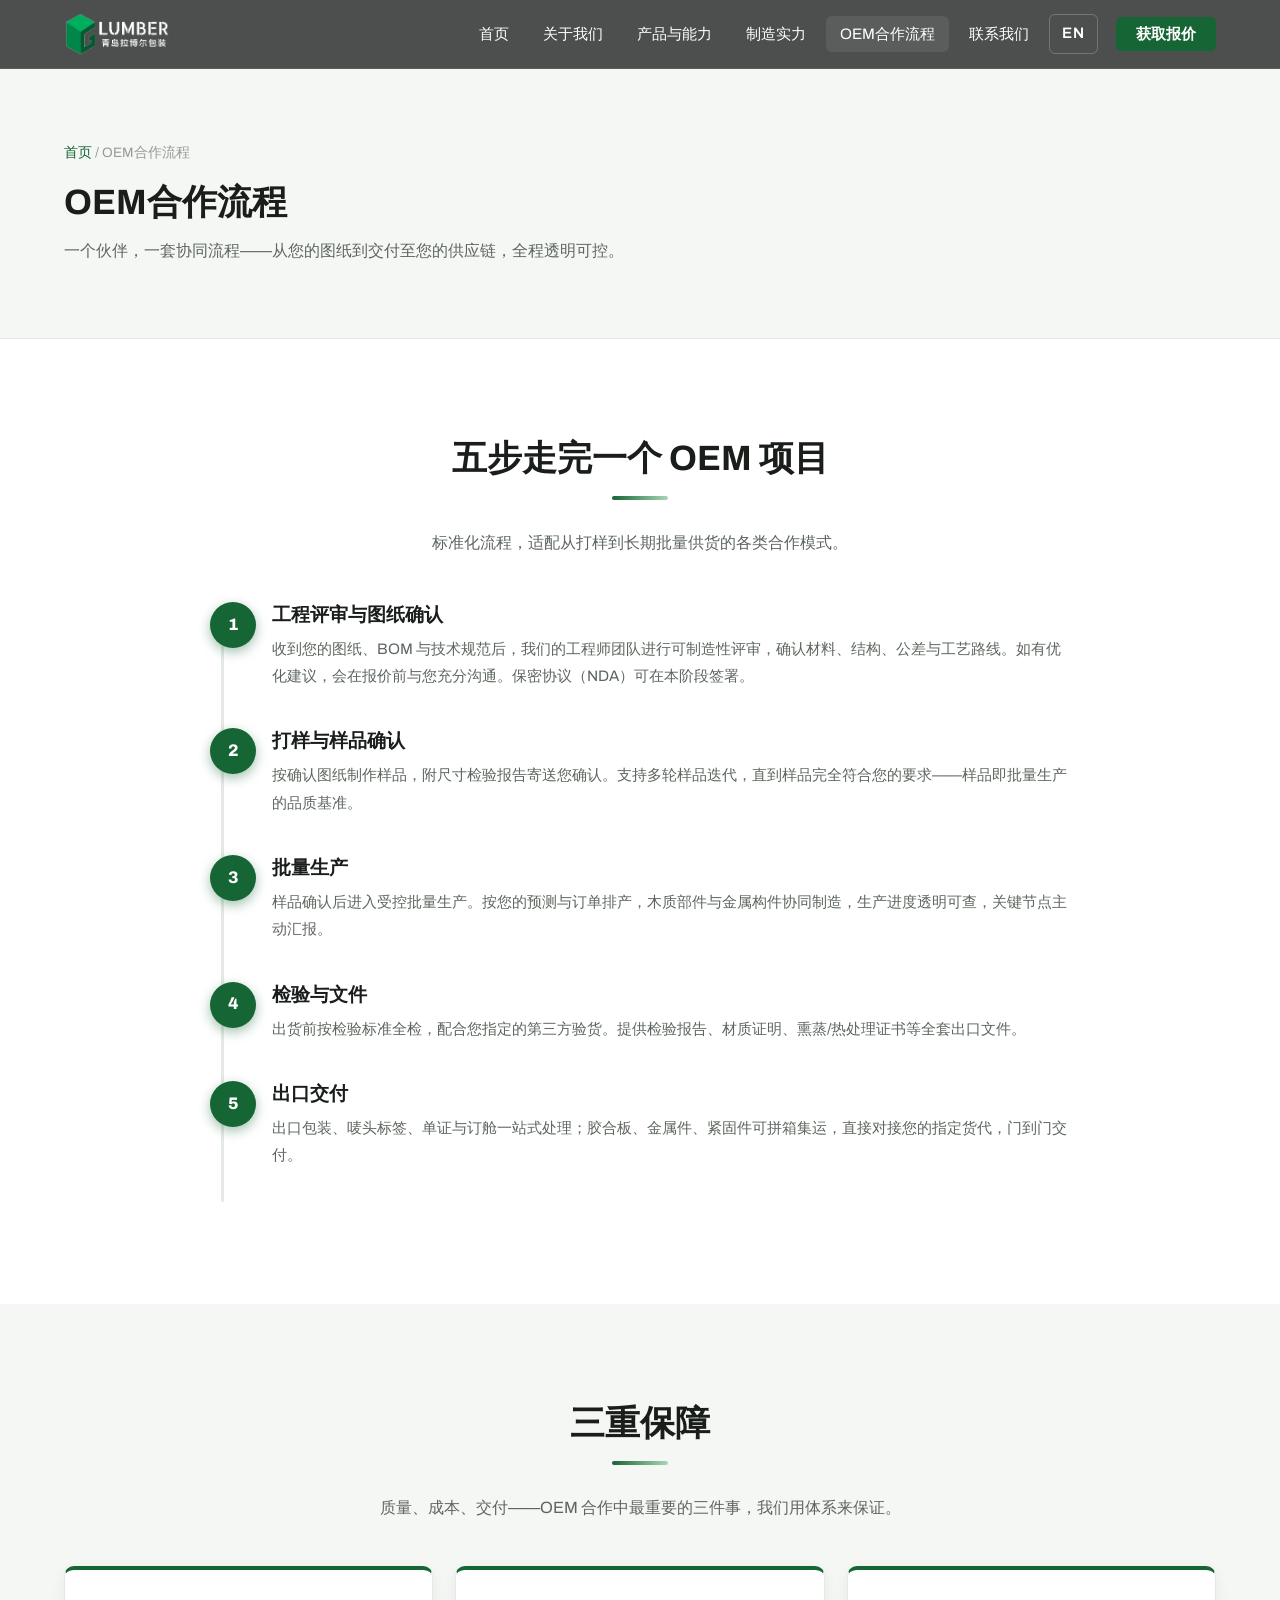
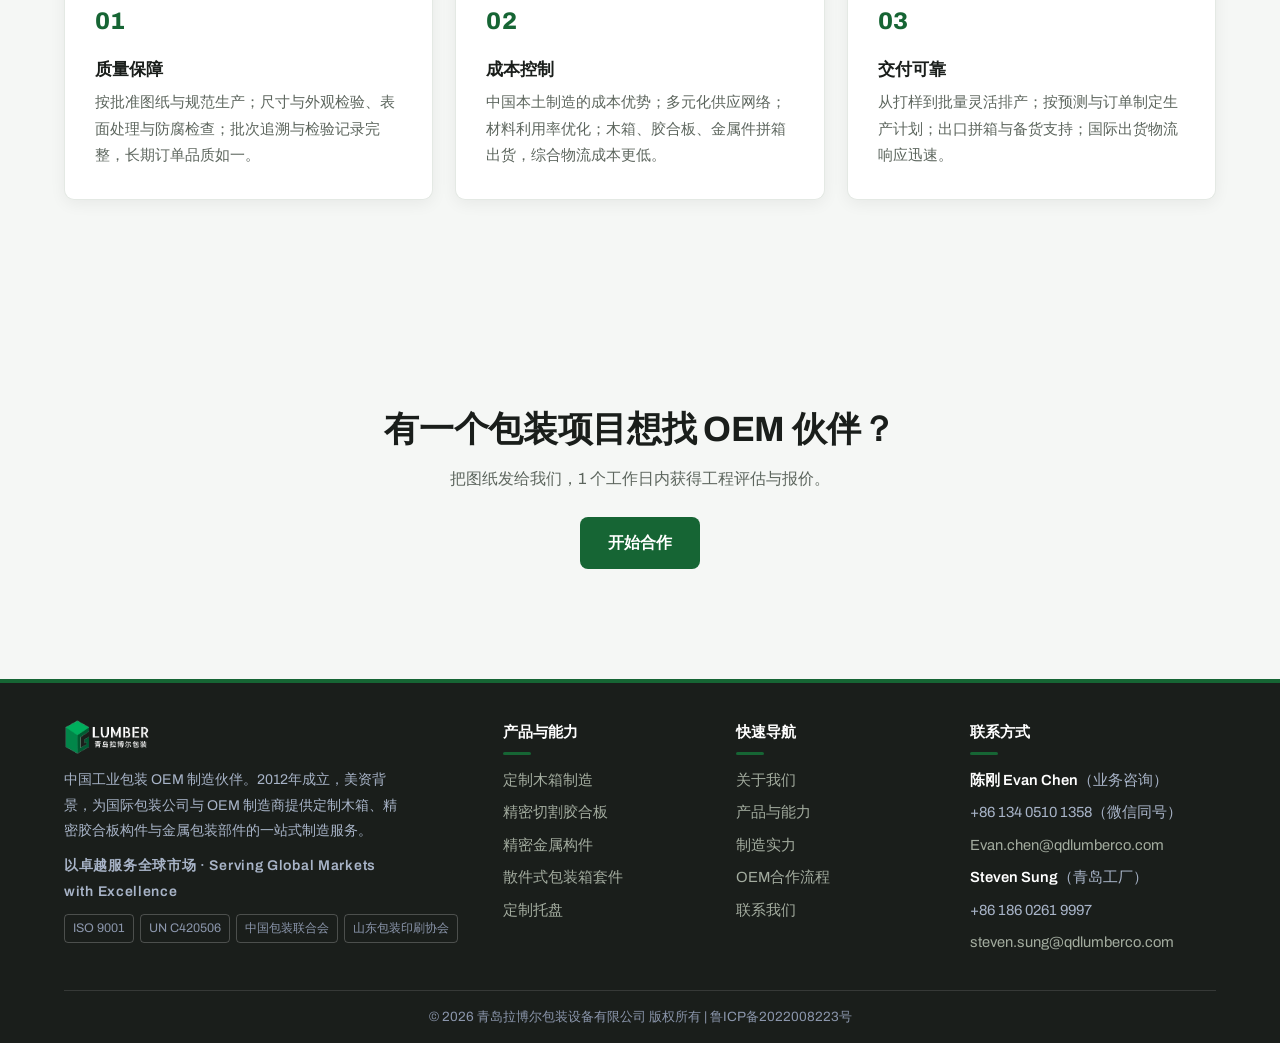
<file: process.html>
<!DOCTYPE html>
<html lang="zh-CN">
<head>
<meta charset="UTF-8">
<meta name="viewport" content="width=device-width, initial-scale=1.0">
<title>OEM合作流程 — 青岛拉博尔包装设备有限公司 | 工程评审 · 打样 · 量产 · 质检 · 出口交付</title>
<meta name="description" content="青岛拉博尔包装设备有限公司OEM合作流程：工程评审与图纸确认→打样与样品确认→批量生产→检验与文件→出口交付。质量、成本、交付三重保障，NDA保密协议可签。">
<meta name="keywords" content="OEM流程,代工合作,打样,批量生产,出口交付,包装OEM">
<link rel="stylesheet" href="assets/css/style.css">
<link rel="preconnect" href="https://fonts.googleapis.com">
<link rel="preconnect" href="https://fonts.gstatic.com" crossorigin>
<link href="https://fonts.googleapis.com/css2?family=Archivo:wght@400;500;600;700;800&display=swap" rel="stylesheet">
<link rel="icon" type="image/png" href="assets/img/favicon.png">
<script type="application/ld+json">
{
  "@context": "https://schema.org",
  "@type": "Organization",
  "name": "青岛拉博尔包装设备有限公司",
  "alternateName": "Qingdao Lumber & Packaging",
  "url": "https://hilaoboy-cloud.github.io/qdlumber/",
  "logo": "https://hilaoboy-cloud.github.io/qdlumber/assets/img/logo.png",
  "contactPoint": {
    "@type": "ContactPoint",
    "telephone": "+86-134-0510-1358",
    "email": "Evan.chen@qdlumberco.com",
    "contactType": "sales"
  }
}
</script>
</head>
<body>

<header class="site-header">
  <div class="container nav-inner">
    <a class="brand" href="index.html" aria-label="青岛拉博尔包装设备有限公司首页">
      <img class="brand-logo" src="assets/img/logo-light.png" alt="青岛拉博尔包装设备有限公司">
    </a>
    <button class="hamburger" id="hamburger" aria-label="打开菜单" aria-expanded="false"><span></span><span></span><span></span></button>
    <nav aria-label="主导航">
      <ul class="nav-links" id="navLinks">
        <li><a data-nav="index.html" href="index.html">首页</a></li>
        <li><a data-nav="about.html" href="about.html">关于我们</a></li>
        <li><a data-nav="products.html" href="products.html">产品与能力</a></li>
        <li><a data-nav="manufacturing.html" href="manufacturing.html">制造实力</a></li>
        <li><a data-nav="process.html" href="process.html">OEM合作流程</a></li>
        <li><a data-nav="contact.html" href="contact.html">联系我们</a></li>
        <li><a class="lang-switch" href="https://en.qdlumber.com/" target="_blank" rel="noopener" aria-label="English version">EN</a></li>
        <li><a class="nav-cta" href="contact.html">获取报价</a></li>
      </ul>
    </nav>
  </div>
</header>

<main>
  <div class="page-hero">
    <div class="container">
      <div class="breadcrumb"><a href="index.html">首页</a> / OEM合作流程</div>
      <h1>OEM合作流程</h1>
      <p>一个伙伴，一套协同流程——从您的图纸到交付至您的供应链，全程透明可控。</p>
    </div>
  </div>

  <section>
    <div class="container">
      <h2 class="section-title">五步走完一个 OEM 项目</h2>
      <p class="section-sub">标准化流程，适配从打样到长期批量供货的各类合作模式。</p>
      <div class="timeline">
        <div class="step" data-n="1">
          <h3>工程评审与图纸确认</h3>
          <p>收到您的图纸、BOM 与技术规范后，我们的工程师团队进行可制造性评审，确认材料、结构、公差与工艺路线。如有优化建议，会在报价前与您充分沟通。保密协议（NDA）可在本阶段签署。</p>
        </div>
        <div class="step" data-n="2">
          <h3>打样与样品确认</h3>
          <p>按确认图纸制作样品，附尺寸检验报告寄送您确认。支持多轮样品迭代，直到样品完全符合您的要求——样品即批量生产的品质基准。</p>
        </div>
        <div class="step" data-n="3">
          <h3>批量生产</h3>
          <p>样品确认后进入受控批量生产。按您的预测与订单排产，木质部件与金属构件协同制造，生产进度透明可查，关键节点主动汇报。</p>
        </div>
        <div class="step" data-n="4">
          <h3>检验与文件</h3>
          <p>出货前按检验标准全检，配合您指定的第三方验货。提供检验报告、材质证明、熏蒸/热处理证书等全套出口文件。</p>
        </div>
        <div class="step" data-n="5">
          <h3>出口交付</h3>
          <p>出口包装、唛头标签、单证与订舱一站式处理；胶合板、金属件、紧固件可拼箱集运，直接对接您的指定货代，门到门交付。</p>
        </div>
      </div>
    </div>
  </section>

  <section class="section-soft">
    <div class="container">
      <h2 class="section-title">三重保障</h2>
      <p class="section-sub">质量、成本、交付——OEM 合作中最重要的三件事，我们用体系来保证。</p>
      <div class="pillars">
        <div class="why"><div class="icon-num">01</div><h3>质量保障</h3><p>按批准图纸与规范生产；尺寸与外观检验、表面处理与防腐检查；批次追溯与检验记录完整，长期订单品质如一。</p></div>
        <div class="why"><div class="icon-num">02</div><h3>成本控制</h3><p>中国本土制造的成本优势；多元化供应网络；材料利用率优化；木箱、胶合板、金属件拼箱出货，综合物流成本更低。</p></div>
        <div class="why"><div class="icon-num">03</div><h3>交付可靠</h3><p>从打样到批量灵活排产；按预测与订单制定生产计划；出口拼箱与备货支持；国际出货物流响应迅速。</p></div>
      </div>
    </div>
  </section>

  <section class="cta-full">
    <div class="container cta-full-inner">
      <div>
        <h2>有一个包装项目想找 OEM 伙伴？</h2>
        <p>把图纸发给我们，1 个工作日内获得工程评估与报价。</p>
      </div>
      <a class="btn" href="contact.html">开始合作</a>
    </div>
  </section>
</main>

<footer class="site-footer">
  <div class="container">
    <div class="footer-grid">
      <div class="footer-brand">
        <img class="footer-logo" src="assets/img/logo-light.png" alt="青岛拉博尔包装设备有限公司">
        <p>中国工业包装 OEM 制造伙伴。2012年成立，美资背景，为国际包装公司与 OEM 制造商提供定制木箱、精密胶合板构件与金属包装部件的一站式制造服务。</p>
        <p class="footer-tagline">以卓越服务全球市场 · Serving Global Markets with Excellence</p>
        <div class="footer-certs"><span>ISO 9001</span><span>UN C420506</span><span>中国包装联合会</span><span>山东包装印刷协会</span></div>
      </div>
      <div>
        <h4>产品与能力</h4>
        <ul>
          <li><a href="products.html#crates">定制木箱制造</a></li>
          <li><a href="products.html#plywood">精密切割胶合板</a></li>
          <li><a href="products.html#metal">精密金属构件</a></li>
          <li><a href="products.html#kits">散件式包装箱套件</a></li>
          <li><a href="products.html#pallets">定制托盘</a></li>
        </ul>
      </div>
      <div>
        <h4>快速导航</h4>
        <ul>
          <li><a href="about.html">关于我们</a></li>
          <li><a href="products.html">产品与能力</a></li>
          <li><a href="manufacturing.html">制造实力</a></li>
          <li><a href="process.html">OEM合作流程</a></li>
          <li><a href="contact.html">联系我们</a></li>
        </ul>
      </div>
      <div>
        <h4>联系方式</h4>
        <ul class="footer-contact">
          <li><strong>陈刚 Evan Chen</strong>（业务咨询）</li>
          <li>+86 134 0510 1358（微信同号）</li>
          <li><a href="mailto:Evan.chen@qdlumberco.com">Evan.chen@qdlumberco.com</a></li>
          <li><strong>Steven Sung</strong>（青岛工厂）</li>
          <li>+86 186 0261 9997</li>
          <li><a href="mailto:steven.sung@qdlumberco.com">steven.sung@qdlumberco.com</a></li>
        </ul>
      </div>
    </div>
    <div class="footer-bottom">© 2026 青岛拉博尔包装设备有限公司 版权所有 | 鲁ICP备2022008223号</div>
  </div>
</footer>
<button class="to-top" id="toTop" aria-label="返回顶部">↑</button>
<script src="assets/js/main.js"></script>
</body>
</html>
</file>
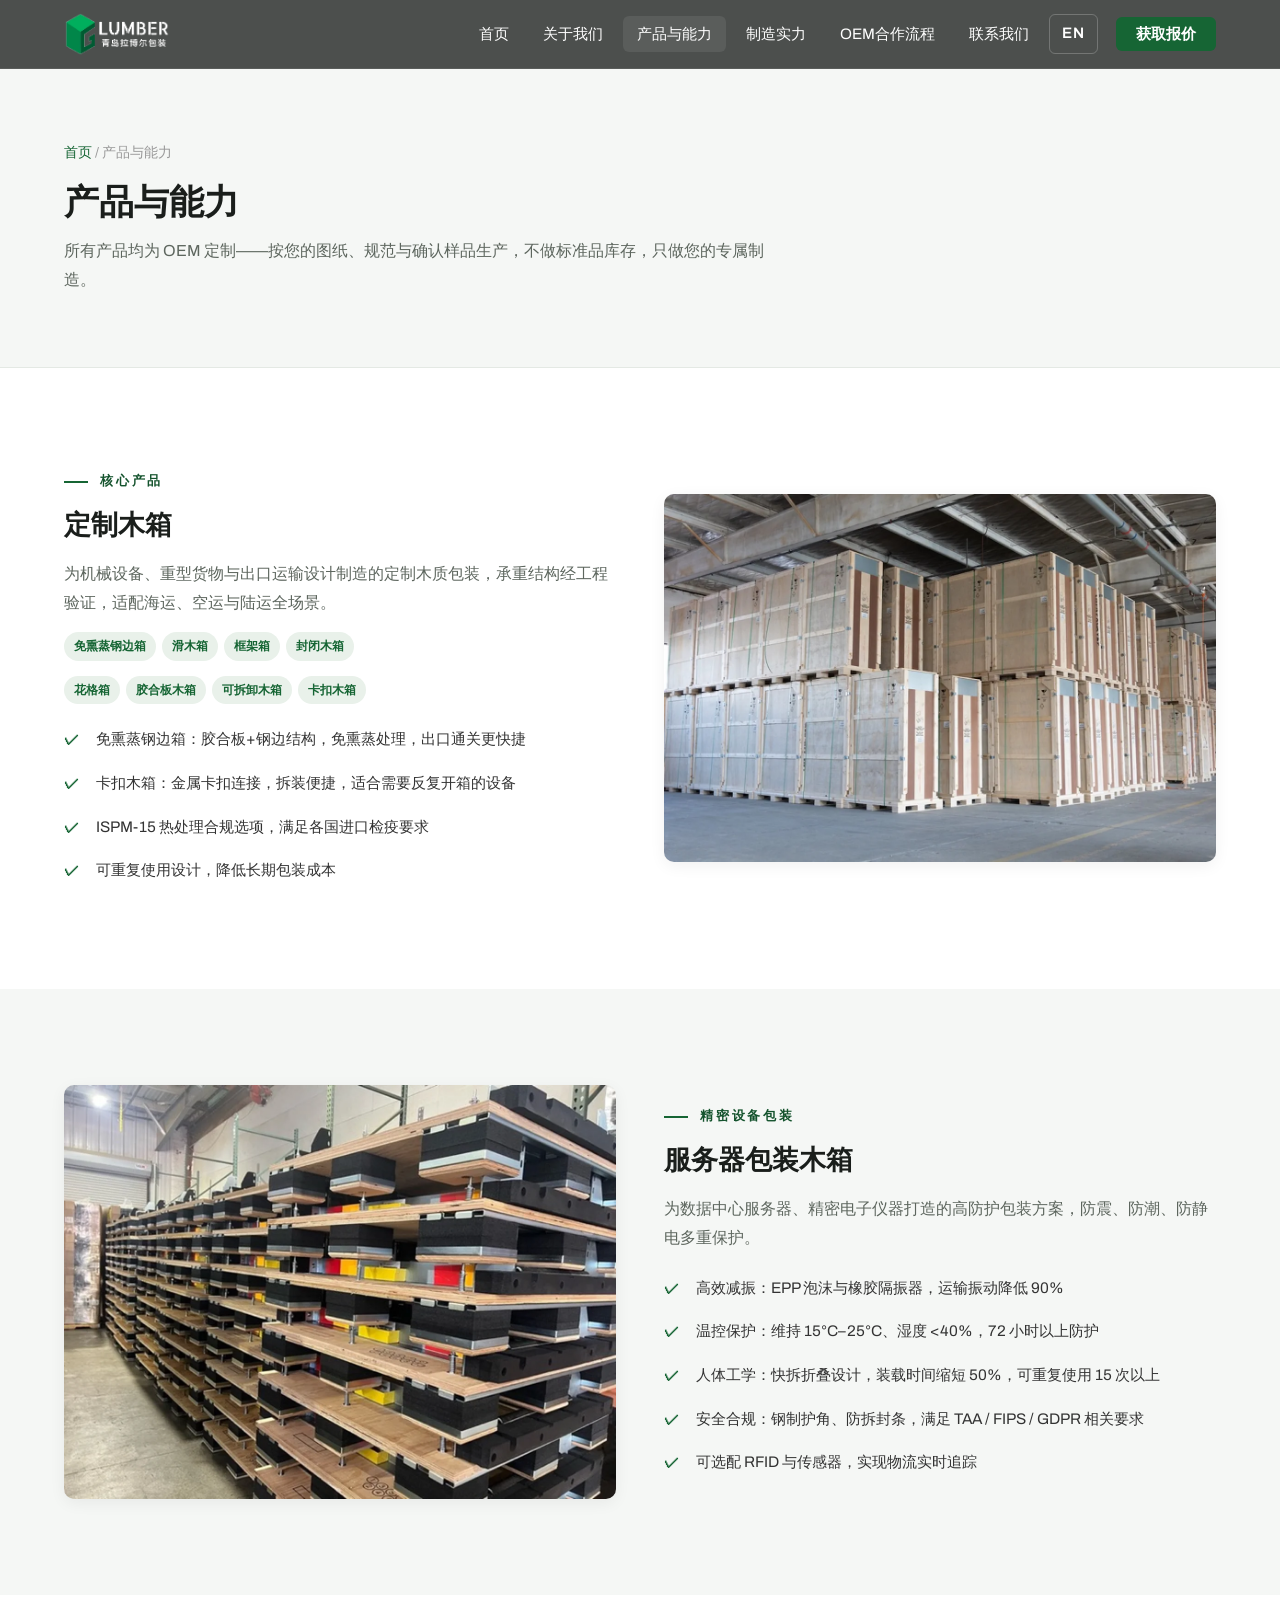
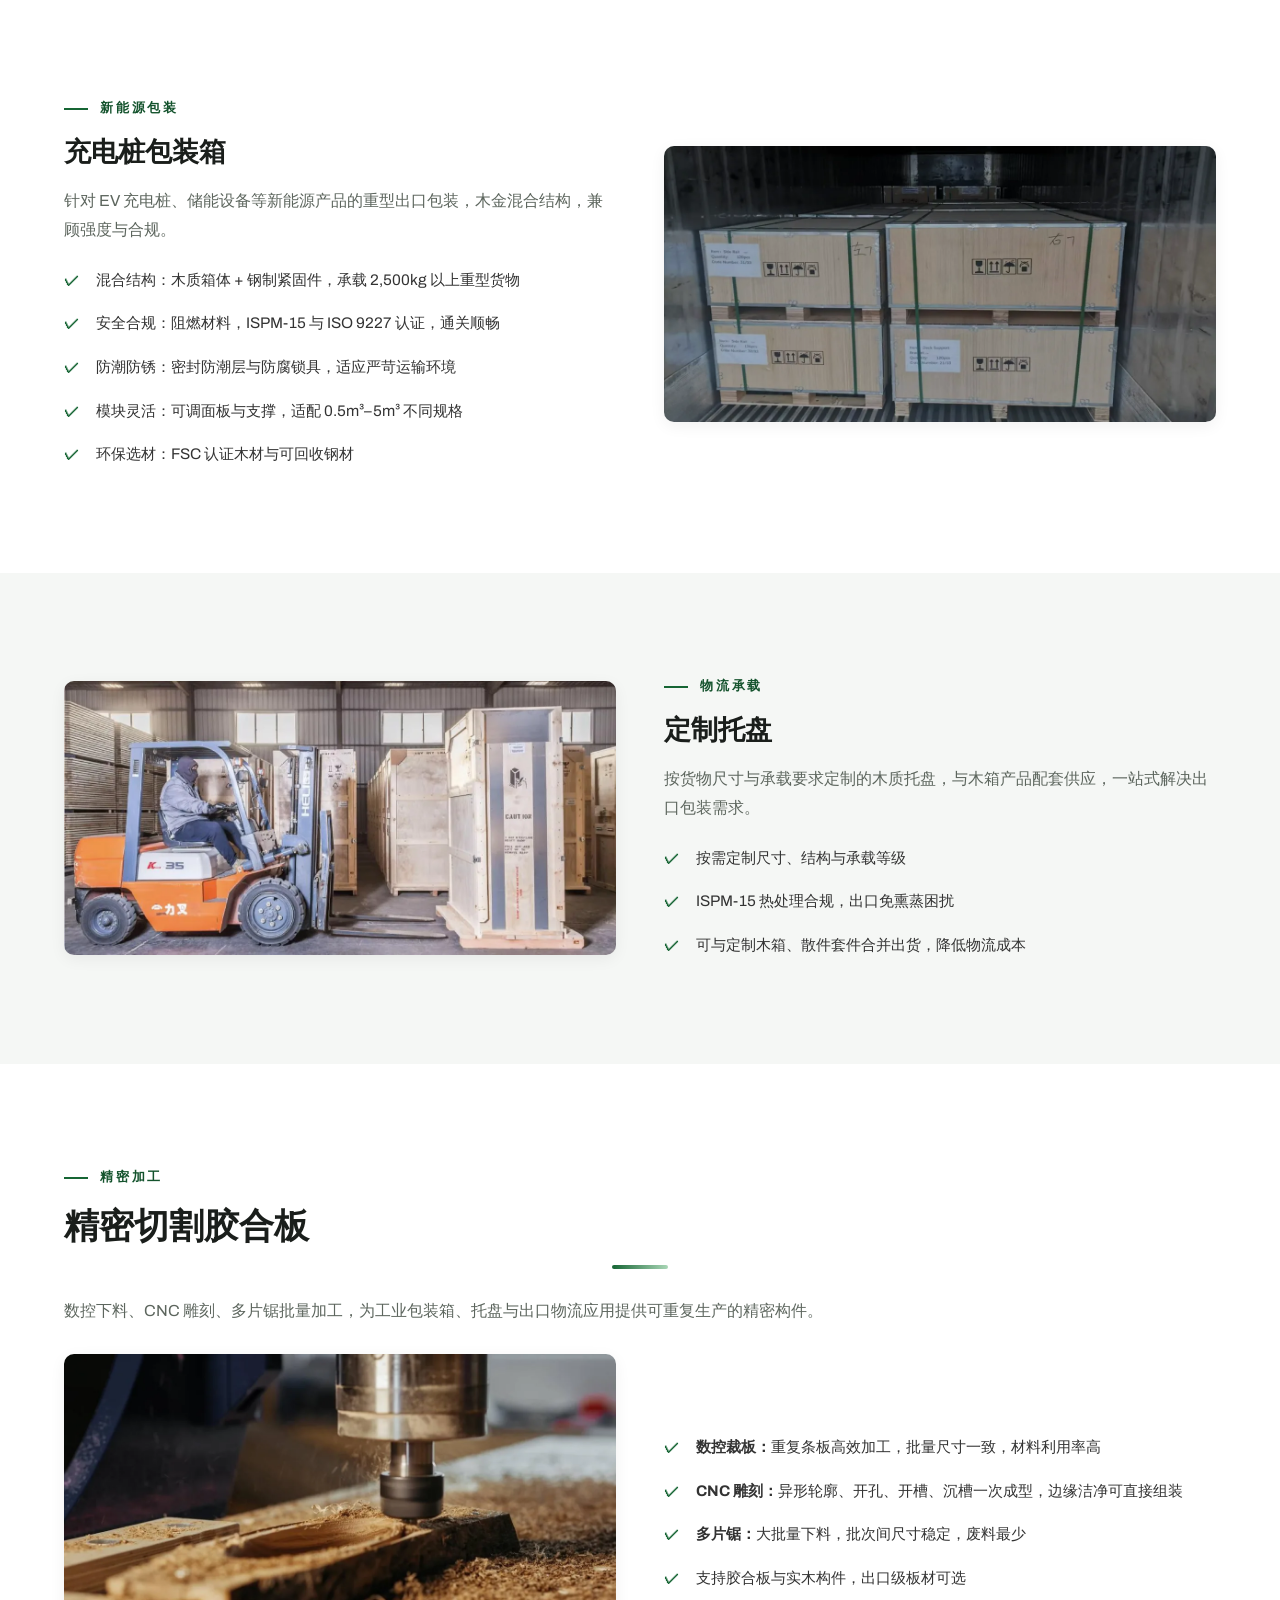
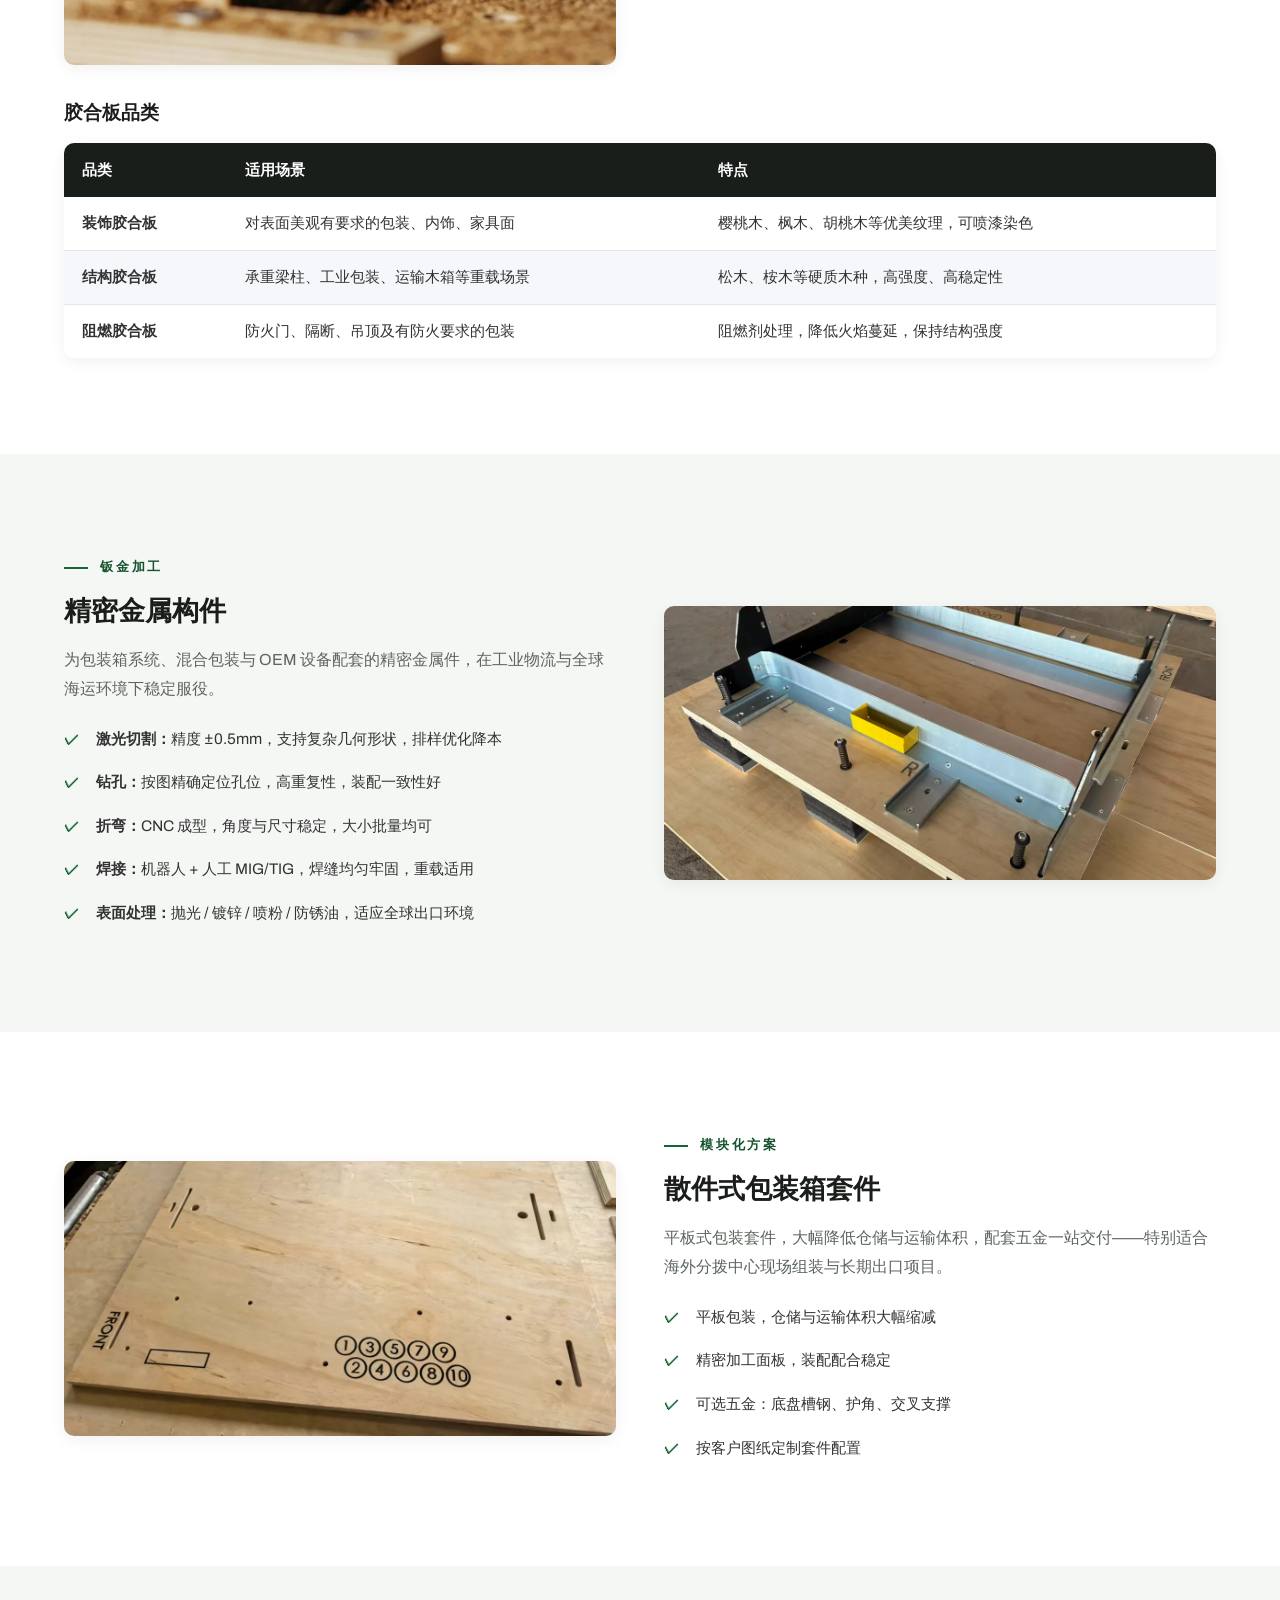
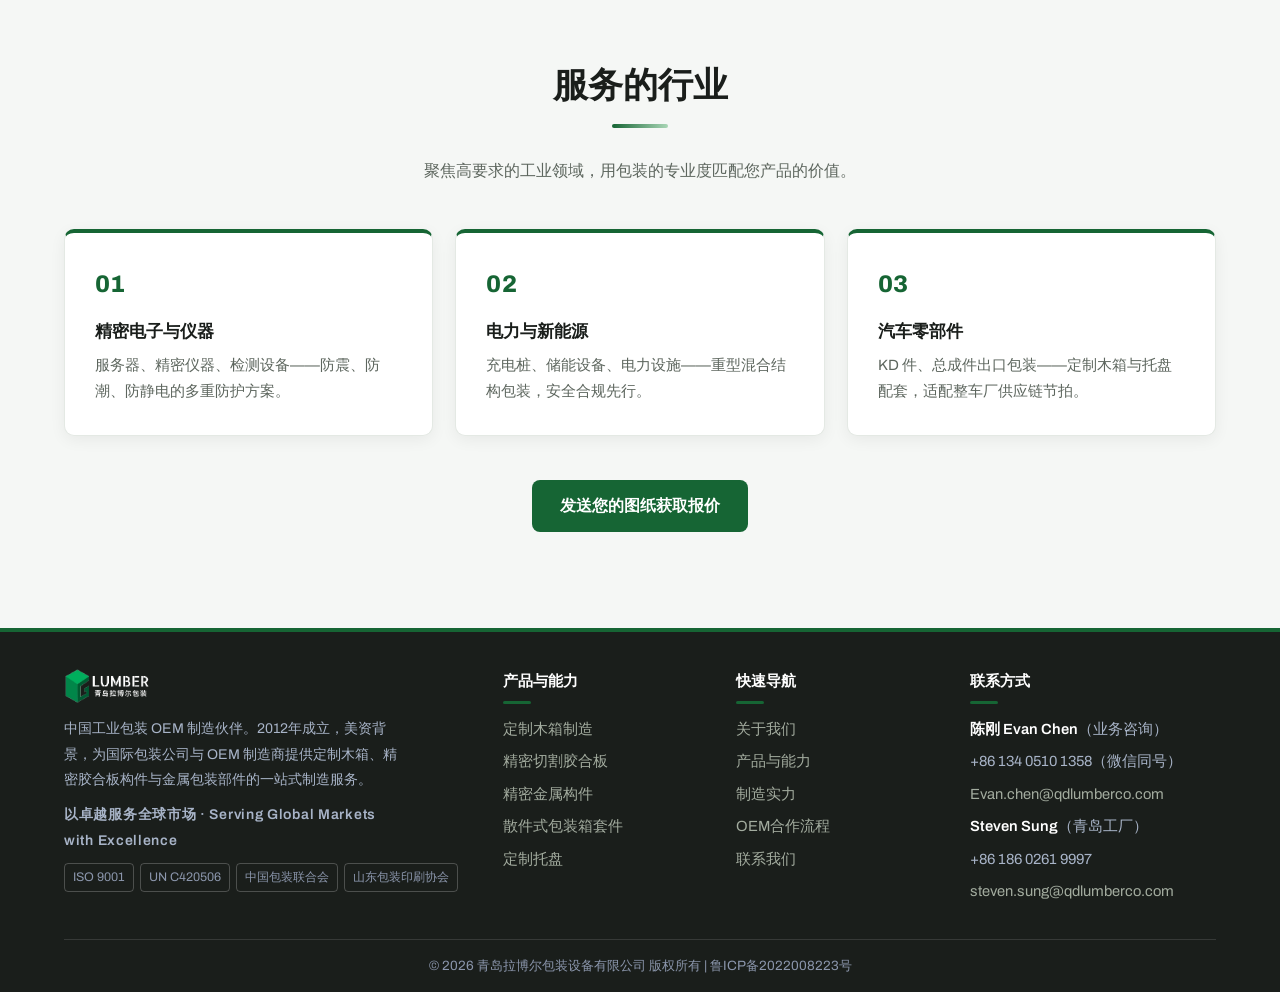
<file: products.html>
<!DOCTYPE html>
<html lang="zh-CN">
<head>
<meta charset="UTF-8">
<meta name="viewport" content="width=device-width, initial-scale=1.0">
<title>产品与能力 — 青岛拉博尔包装设备有限公司 | 定制木箱 · 服务器包装箱 · 充电桩包装箱 · 托盘 · 胶合板构件 · 金属件</title>
<meta name="description" content="青岛拉博尔包装设备有限公司OEM产品线：定制木箱（免熏蒸钢边箱/滑木箱/框架箱/封闭木箱/花格箱/可拆卸木箱）、服务器包装木箱、充电桩包装箱、定制托盘、精密切割胶合板、精密金属构件、散件式包装箱套件。全部按客户图纸生产。">
<meta name="keywords" content="定制木箱,服务器包装箱,充电桩包装箱,免熏蒸钢边箱,滑木箱,卡扣木箱,定制托盘,胶合板切割,金属包装件,散件包装箱">
<link rel="stylesheet" href="assets/css/style.css">
<link rel="preconnect" href="https://fonts.googleapis.com">
<link rel="preconnect" href="https://fonts.gstatic.com" crossorigin>
<link href="https://fonts.googleapis.com/css2?family=Archivo:wght@400;500;600;700;800&display=swap" rel="stylesheet">
<link rel="icon" type="image/png" href="assets/img/favicon.png">
<script type="application/ld+json">
{
  "@context": "https://schema.org",
  "@type": "Organization",
  "name": "青岛拉博尔包装设备有限公司",
  "alternateName": "Qingdao Lumber & Packaging",
  "url": "https://hilaoboy-cloud.github.io/qdlumber/",
  "logo": "https://hilaoboy-cloud.github.io/qdlumber/assets/img/logo.png",
  "contactPoint": {
    "@type": "ContactPoint",
    "telephone": "+86-134-0510-1358",
    "email": "Evan.chen@qdlumberco.com",
    "contactType": "sales"
  }
}
</script>
</head>
<body>

<header class="site-header">
  <div class="container nav-inner">
    <a class="brand" href="index.html" aria-label="青岛拉博尔包装设备有限公司首页">
      <img class="brand-logo" src="assets/img/logo-light.png" alt="青岛拉博尔包装设备有限公司">
    </a>
    <button class="hamburger" id="hamburger" aria-label="打开菜单" aria-expanded="false"><span></span><span></span><span></span></button>
    <nav aria-label="主导航">
      <ul class="nav-links" id="navLinks">
        <li><a data-nav="index.html" href="index.html">首页</a></li>
        <li><a data-nav="about.html" href="about.html">关于我们</a></li>
        <li><a data-nav="products.html" href="products.html">产品与能力</a></li>
        <li><a data-nav="manufacturing.html" href="manufacturing.html">制造实力</a></li>
        <li><a data-nav="process.html" href="process.html">OEM合作流程</a></li>
        <li><a data-nav="contact.html" href="contact.html">联系我们</a></li>
        <li><a class="lang-switch" href="https://en.qdlumber.com/" target="_blank" rel="noopener" aria-label="English version">EN</a></li>
        <li><a class="nav-cta" href="contact.html">获取报价</a></li>
      </ul>
    </nav>
  </div>
</header>

<main>
  <div class="page-hero">
    <div class="container">
      <div class="breadcrumb"><a href="index.html">首页</a> / 产品与能力</div>
      <h1>产品与能力</h1>
      <p>所有产品均为 OEM 定制——按您的图纸、规范与确认样品生产，不做标准品库存，只做您的专属制造。</p>
    </div>
  </div>

  <!-- 定制木箱 -->
  <section id="crates">
    <div class="container">
      <div class="split">
        <div>
          <span class="eyebrow">核心产品</span>
          <h2>定制木箱</h2>
          <p>为机械设备、重型货物与出口运输设计制造的定制木质包装，承重结构经工程验证，适配海运、空运与陆运全场景。</p>
          <p><span class="tag">免熏蒸钢边箱</span><span class="tag">滑木箱</span><span class="tag">框架箱</span><span class="tag">封闭木箱</span></p>
          <p><span class="tag">花格箱</span><span class="tag">胶合板木箱</span><span class="tag">可拆卸木箱</span><span class="tag">卡扣木箱</span></p>
          <ul class="check-list">
            <li>免熏蒸钢边箱：胶合板+钢边结构，免熏蒸处理，出口通关更快捷</li>
            <li>卡扣木箱：金属卡扣连接，拆装便捷，适合需要反复开箱的设备</li>
            <li>ISPM-15 热处理合规选项，满足各国进口检疫要求</li>
            <li>可重复使用设计，降低长期包装成本</li>
          </ul>
        </div>
        <div><img src="assets/img/cap-crates.webp" alt="定制出口木箱" loading="lazy"></div>
      </div>
    </div>
  </section>

  <!-- 服务器包装木箱 -->
  <section id="server" class="section-soft">
    <div class="container">
      <div class="split">
        <div><img src="assets/img/prod-server.webp" alt="数据服务器包装木箱" loading="lazy"></div>
        <div>
          <span class="eyebrow">精密设备包装</span>
          <h2>服务器包装木箱</h2>
          <p>为数据中心服务器、精密电子仪器打造的高防护包装方案，防震、防潮、防静电多重保护。</p>
          <ul class="check-list">
            <li>高效减振：EPP 泡沫与橡胶隔振器，运输振动降低 90%</li>
            <li>温控保护：维持 15°C–25°C、湿度 &lt;40%，72 小时以上防护</li>
            <li>人体工学：快拆折叠设计，装载时间缩短 50%，可重复使用 15 次以上</li>
            <li>安全合规：钢制护角、防拆封条，满足 TAA / FIPS / GDPR 相关要求</li>
            <li>可选配 RFID 与传感器，实现物流实时追踪</li>
          </ul>
        </div>
      </div>
    </div>
  </section>

  <!-- 充电桩包装箱 -->
  <section id="ev">
    <div class="container">
      <div class="split">
        <div>
          <span class="eyebrow">新能源包装</span>
          <h2>充电桩包装箱</h2>
          <p>针对 EV 充电桩、储能设备等新能源产品的重型出口包装，木金混合结构，兼顾强度与合规。</p>
          <ul class="check-list">
            <li>混合结构：木质箱体 + 钢制紧固件，承载 2,500kg 以上重型货物</li>
            <li>安全合规：阻燃材料，ISPM-15 与 ISO 9227 认证，通关顺畅</li>
            <li>防潮防锈：密封防潮层与防腐锁具，适应严苛运输环境</li>
            <li>模块灵活：可调面板与支撑，适配 0.5m³–5m³ 不同规格</li>
            <li>环保选材：FSC 认证木材与可回收钢材</li>
          </ul>
        </div>
        <div><img src="assets/img/prod-evbattery.webp" alt="充电桩与储能设备包装箱" loading="lazy"></div>
      </div>
    </div>
  </section>

  <!-- 定制托盘 -->
  <section id="pallets" class="section-soft">
    <div class="container">
      <div class="split">
        <div><img src="assets/img/prod-pallets.webp" alt="定制木质托盘" loading="lazy"></div>
        <div>
          <span class="eyebrow">物流承载</span>
          <h2>定制托盘</h2>
          <p>按货物尺寸与承载要求定制的木质托盘，与木箱产品配套供应，一站式解决出口包装需求。</p>
          <ul class="check-list">
            <li>按需定制尺寸、结构与承载等级</li>
            <li>ISPM-15 热处理合规，出口免熏蒸困扰</li>
            <li>可与定制木箱、散件套件合并出货，降低物流成本</li>
          </ul>
        </div>
      </div>
    </div>
  </section>

  <!-- 精密切割胶合板 -->
  <section id="plywood">
    <div class="container">
      <span class="eyebrow">精密加工</span>
      <h2 class="section-title" style="text-align:left">精密切割胶合板</h2>
      <p style="color:var(--muted);max-width:820px;margin-bottom:28px">数控下料、CNC 雕刻、多片锯批量加工，为工业包装箱、托盘与出口物流应用提供可重复生产的精密构件。</p>
      <div class="split" style="margin-bottom:36px">
        <div><img src="assets/img/cap-plywood.webp" alt="CNC 精密切割胶合板" loading="lazy"></div>
        <div>
          <ul class="check-list">
            <li><strong>数控裁板：</strong>重复条板高效加工，批量尺寸一致，材料利用率高</li>
            <li><strong>CNC 雕刻：</strong>异形轮廓、开孔、开槽、沉槽一次成型，边缘洁净可直接组装</li>
            <li><strong>多片锯：</strong>大批量下料，批次间尺寸稳定，废料最少</li>
            <li>支持胶合板与实木构件，出口级板材可选</li>
          </ul>
        </div>
      </div>
      <h3 style="margin-bottom:16px">胶合板品类</h3>
      <table class="spec-table">
        <thead><tr><th>品类</th><th>适用场景</th><th>特点</th></tr></thead>
        <tbody>
          <tr><td><strong>装饰胶合板</strong></td><td>对表面美观有要求的包装、内饰、家具面</td><td>樱桃木、枫木、胡桃木等优美纹理，可喷漆染色</td></tr>
          <tr><td><strong>结构胶合板</strong></td><td>承重梁柱、工业包装、运输木箱等重载场景</td><td>松木、桉木等硬质木种，高强度、高稳定性</td></tr>
          <tr><td><strong>阻燃胶合板</strong></td><td>防火门、隔断、吊顶及有防火要求的包装</td><td>阻燃剂处理，降低火焰蔓延，保持结构强度</td></tr>
        </tbody>
      </table>
    </div>
  </section>

  <!-- 精密金属件 -->
  <section id="metal" class="section-soft">
    <div class="container">
      <div class="split">
        <div>
          <span class="eyebrow">钣金加工</span>
          <h2>精密金属构件</h2>
          <p>为包装箱系统、混合包装与 OEM 设备配套的精密金属件，在工业物流与全球海运环境下稳定服役。</p>
          <ul class="check-list">
            <li><strong>激光切割：</strong>精度 ±0.5mm，支持复杂几何形状，排样优化降本</li>
            <li><strong>钻孔：</strong>按图精确定位孔位，高重复性，装配一致性好</li>
            <li><strong>折弯：</strong>CNC 成型，角度与尺寸稳定，大小批量均可</li>
            <li><strong>焊接：</strong>机器人 + 人工 MIG/TIG，焊缝均匀牢固，重载适用</li>
            <li><strong>表面处理：</strong>抛光 / 镀锌 / 喷粉 / 防锈油，适应全球出口环境</li>
          </ul>
        </div>
        <div><img src="assets/img/cap-metal.webp" alt="金属激光切割" loading="lazy"></div>
      </div>
    </div>
  </section>

  <!-- 散件式包装箱套件 -->
  <section id="kits">
    <div class="container">
      <div class="split">
        <div><img src="assets/img/cap-kits.webp" alt="散件式包装箱套件" loading="lazy"></div>
        <div>
          <span class="eyebrow">模块化方案</span>
          <h2>散件式包装箱套件</h2>
          <p>平板式包装套件，大幅降低仓储与运输体积，配套五金一站交付——特别适合海外分拨中心现场组装与长期出口项目。</p>
          <ul class="check-list">
            <li>平板包装，仓储与运输体积大幅缩减</li>
            <li>精密加工面板，装配配合稳定</li>
            <li>可选五金：底盘槽钢、护角、交叉支撑</li>
            <li>按客户图纸定制套件配置</li>
          </ul>
        </div>
      </div>
    </div>
  </section>

  <!-- 服务行业 -->
  <section class="section-soft">
    <div class="container">
      <h2 class="section-title">服务的行业</h2>
      <p class="section-sub">聚焦高要求的工业领域，用包装的专业度匹配您产品的价值。</p>
      <div class="why-grid">
        <div class="why"><div class="icon-num">01</div><h3>精密电子与仪器</h3><p>服务器、精密仪器、检测设备——防震、防潮、防静电的多重防护方案。</p></div>
        <div class="why"><div class="icon-num">02</div><h3>电力与新能源</h3><p>充电桩、储能设备、电力设施——重型混合结构包装，安全合规先行。</p></div>
        <div class="why"><div class="icon-num">03</div><h3>汽车零部件</h3><p>KD 件、总成件出口包装——定制木箱与托盘配套，适配整车厂供应链节拍。</p></div>
      </div>
      <div style="text-align:center;margin-top:44px">
        <a class="btn" href="contact.html">发送您的图纸获取报价</a>
      </div>
    </div>
  </section>
</main>

<footer class="site-footer">
  <div class="container">
    <div class="footer-grid">
      <div class="footer-brand">
        <img class="footer-logo" src="assets/img/logo-light.png" alt="青岛拉博尔包装设备有限公司">
        <p>中国工业包装 OEM 制造伙伴。2012年成立，美资背景，为国际包装公司与 OEM 制造商提供定制木箱、精密胶合板构件与金属包装部件的一站式制造服务。</p>
        <p class="footer-tagline">以卓越服务全球市场 · Serving Global Markets with Excellence</p>
        <div class="footer-certs"><span>ISO 9001</span><span>UN C420506</span><span>中国包装联合会</span><span>山东包装印刷协会</span></div>
      </div>
      <div>
        <h4>产品与能力</h4>
        <ul>
          <li><a href="products.html#crates">定制木箱制造</a></li>
          <li><a href="products.html#plywood">精密切割胶合板</a></li>
          <li><a href="products.html#metal">精密金属构件</a></li>
          <li><a href="products.html#kits">散件式包装箱套件</a></li>
          <li><a href="products.html#pallets">定制托盘</a></li>
        </ul>
      </div>
      <div>
        <h4>快速导航</h4>
        <ul>
          <li><a href="about.html">关于我们</a></li>
          <li><a href="products.html">产品与能力</a></li>
          <li><a href="manufacturing.html">制造实力</a></li>
          <li><a href="process.html">OEM合作流程</a></li>
          <li><a href="contact.html">联系我们</a></li>
        </ul>
      </div>
      <div>
        <h4>联系方式</h4>
        <ul class="footer-contact">
          <li><strong>陈刚 Evan Chen</strong>（业务咨询）</li>
          <li>+86 134 0510 1358（微信同号）</li>
          <li><a href="mailto:Evan.chen@qdlumberco.com">Evan.chen@qdlumberco.com</a></li>
          <li><strong>Steven Sung</strong>（青岛工厂）</li>
          <li>+86 186 0261 9997</li>
          <li><a href="mailto:steven.sung@qdlumberco.com">steven.sung@qdlumberco.com</a></li>
        </ul>
      </div>
    </div>
    <div class="footer-bottom">© 2026 青岛拉博尔包装设备有限公司 版权所有 | 鲁ICP备2022008223号</div>
  </div>
</footer>
<button class="to-top" id="toTop" aria-label="返回顶部">↑</button>
<script src="assets/js/main.js"></script>
</body>
</html>
</file>
<file: assets/css/style.css>
/* 青岛拉博尔包装设备有限公司 — OEM 制造商官网样式
   设计语言：极简 B2B 工业风 —— 深森林绿 + 近黑 + 暖灰，单点缀色 */
:root{
  --hdg:#1A1E1B;
  --hdg-2:#101311;
  --steel:#166534;
  --steel-dark:#14532D;
  --steel-ink:#14532D;
  --steel-light:#E9F1EA;
  --ink:#333333;
  --muted:#5D665E;
  --bg:#ffffff;
  --bg-soft:#F5F7F5;
  --line:#E4E9E4;
  --radius:10px;
  --shadow:0 4px 16px rgba(0,0,0,.06);
  --font:"Archivo",-apple-system,BlinkMacSystemFont,"PingFang SC","Hiragino Sans GB","Microsoft YaHei","Noto Sans SC","Segoe UI",sans-serif;
  --font-latin:"Archivo","Helvetica Neue",Arial,sans-serif;
}
*{margin:0;padding:0;box-sizing:border-box}
::selection{background:var(--steel);color:#fff}
a:focus-visible,button:focus-visible{outline:2px solid var(--steel);outline-offset:3px}
html{scroll-behavior:smooth}
body{font-family:var(--font);color:var(--ink);line-height:1.8;background:var(--bg);-webkit-font-smoothing:antialiased}
img{max-width:100%;display:block}
a{color:var(--steel-ink);text-decoration:none}
a:hover{color:var(--steel-ink)}
.container{max-width:1200px;margin:0 auto;padding:0 24px}
section{padding:96px 0}
.section-soft{background:var(--bg-soft)}
h1,h2,h3{line-height:1.35;color:var(--hdg);font-weight:700}
h2.section-title{font-size:2.2rem;text-align:center;margin-bottom:12px;position:relative;padding-bottom:16px}
h2.section-title::after{content:"";display:block;width:56px;height:4px;border-radius:2px;background:linear-gradient(90deg,var(--steel),#A9D6B6);margin:14px auto 0}
.section-sub{text-align:center;color:var(--muted);max-width:760px;margin:0 auto 44px;font-size:1.02rem}
.eyebrow{display:inline-flex;align-items:center;gap:12px;font-family:var(--font-latin);font-size:.8rem;letter-spacing:.22em;color:var(--steel-ink);font-weight:700;text-transform:uppercase;margin-bottom:14px}
.eyebrow::before{content:"";width:24px;height:2px;background:var(--steel);flex:none}

/* ===== 顶部导航 ===== */
.site-header{position:sticky;top:0;z-index:100;background:rgba(26,30,27,.78);-webkit-backdrop-filter:blur(16px) saturate(1.3);backdrop-filter:blur(16px) saturate(1.3);border-bottom:1px solid rgba(255,255,255,.08)}
.nav-inner{display:flex;align-items:center;justify-content:space-between;height:68px}
.brand{display:flex;align-items:center;gap:12px;color:#333;font-weight:700;font-size:1rem;white-space:nowrap}
.brand-logo{height:44px;width:auto;display:block}
.brand small{display:block;font-size:.68rem;font-weight:400;color:#999;letter-spacing:.08em}
.nav-links{display:flex;align-items:center;gap:6px;list-style:none}
.nav-links a{color:#fff;padding:10px 14px;border-radius:6px;font-size:.95rem;transition:.2s}
.nav-links a:hover,.nav-links a.active{color:#fff;background:rgba(255,255,255,.08)}
.btn{display:inline-block;background:var(--steel);color:#fff!important;padding:12px 28px;border-radius:8px;font-weight:700;border:none;cursor:pointer;transition:.2s;font-size:.98rem}
.btn:hover{background:var(--steel-dark);transform:translateY(-1px);box-shadow:0 6px 16px rgba(22,101,52,.35)}
.btn-outline{background:transparent;border:2px solid #fff;color:#fff!important}
.btn-outline:hover{background:#fff;color:var(--hdg)!important}
.btn-green{background:var(--steel)}
.btn-green:hover{background:#256F39;box-shadow:0 6px 16px rgba(22,101,52,.35)}
.nav-cta{margin-left:10px;padding:9px 20px!important;background:var(--steel);color:#fff!important;font-weight:700}
.nav-cta:hover{background:var(--steel-dark)!important}
/* EN 语言切换：克制的小字样式 */
.lang-switch{display:inline-block;font-size:.8rem;font-weight:600;letter-spacing:.06em;color:#fff!important;border:1px solid rgba(255,255,255,.22);border-radius:20px;padding:5px 12px!important;margin-right:2px;transition:.2s}
.lang-switch:hover{color:var(--steel)!important;border-color:var(--steel)}
.hamburger{display:none;background:none;border:none;cursor:pointer;padding:8px}
.hamburger span{display:block;width:26px;height:3px;background:#fff;margin:5px 0;border-radius:2px;transition:.25s}

/* ===== Hero ===== */
.hero{position:relative;color:#fff;padding:110px 0 90px;overflow:hidden;background:var(--hdg)}
.hero-bg{position:absolute;inset:0;object-fit:cover;width:100%;height:100%;opacity:.48}
.hero::after{content:"";position:absolute;inset:0;background:linear-gradient(100deg,rgba(26,30,27,.74) 20%,rgba(26,30,27,.46) 60%,rgba(22,101,52,.22))}
.hero-inner{position:relative;z-index:2;max-width:1200px;margin:0 auto;padding:0 24px}
.hero h1{color:#fff;font-size:clamp(2.4rem,5.2vw,4rem);letter-spacing:-0.015em;line-height:1.28;max-width:760px;margin-bottom:18px}
.hero h1 .hl{color:#7BD88F}
.hero p.lead{font-size:1.12rem;color:#D3DAE6;max-width:640px;margin-bottom:32px}
.hero-actions{display:flex;gap:14px;flex-wrap:wrap}
/* Hero 入场：子元素依次淡入上浮 */
@keyframes heroRise{from{opacity:0;transform:translateY(26px)}to{opacity:1;transform:none}}
.hero-inner>*{animation:heroRise .9s cubic-bezier(.22,.61,.36,1) both}
.hero-inner>:nth-child(1){animation-delay:.05s}
.hero-inner>:nth-child(2){animation-delay:.16s}
.hero-inner>:nth-child(3){animation-delay:.27s}
.hero-inner>:nth-child(4){animation-delay:.38s}
.hero-inner>:nth-child(5){animation-delay:.49s}
@media (prefers-reduced-motion:reduce){.hero-inner>*{animation:none}}
/* 认证栏：细分隔线 + 小字，去徽章堆感 */
.hero-badges{display:flex;flex-wrap:wrap;margin-top:46px}
.hero-badges div{font-size:.85rem;color:#A8B4C8;padding:2px 26px;border-left:1px solid rgba(255,255,255,.18)}
.hero-badges div:first-child{border-left:none;padding-left:0}
.hero-badges strong{display:block;color:#fff;font-size:1.05rem;font-weight:700;letter-spacing:.02em;margin-bottom:2px}

/* ===== 数据条 ===== */
.stats{background:#fff;color:var(--ink);padding:0;border-top:3px solid var(--steel);border-bottom:1px solid var(--line)}
.stats-grid{display:grid;grid-template-columns:repeat(5,1fr);text-align:center}
.stat{padding:44px 10px;border-left:1px solid var(--line)}
.stat:first-child{border-left:none}
.stat .num{font-size:2.1rem;font-weight:800;color:var(--hdg);font-variant-numeric:tabular-nums}
.stat .num em{font-style:normal;color:var(--steel)}
.stat .label{font-size:.86rem;color:var(--muted);margin-top:6px}

/* ===== 能力卡片 ===== */
.cap-grid{display:grid;grid-template-columns:repeat(4,1fr);gap:22px}
.card{background:#fff;border:1px solid var(--line);border-radius:var(--radius);overflow:hidden;box-shadow:var(--shadow);transition:.25s;display:flex;flex-direction:column}
.card:hover{transform:translateY(-6px);box-shadow:0 16px 36px rgba(0,0,0,.10);border-color:var(--steel)}
.card img{height:190px;width:100%;object-fit:cover}
.card-body{padding:24px;display:flex;flex-direction:column;flex:1}
.card-body h3{font-size:1.12rem;margin-bottom:10px}
.card-body h3::before{content:"";display:inline-block;width:22px;height:4px;border-radius:2px;background:var(--steel);margin-right:8px;vertical-align:middle}
.card-body p{font-size:.93rem;color:var(--muted);flex:1}
.card-body a{margin-top:14px;font-weight:700;font-size:.92rem;display:inline-block;transition:transform .25s ease,color .2s}
.card-body a:hover{transform:translateX(4px)}
/* ===== 卡片动画 ===== */
/* 滚动显现：由 JS 加 .reveal，入视口后加 .visible */
.reveal{opacity:0;transform:translateY(28px);transition:opacity .6s ease,transform .6s cubic-bezier(.22,.61,.36,1);transition-delay:var(--d,0s)}
.reveal.visible{opacity:1;transform:none}
@media (prefers-reduced-motion:reduce){.reveal{opacity:1;transform:none;transition:none}}
/* 卡片悬停增强：顶部色条扫过 + 图片缓慢放大 */
.card{position:relative}
.card::after{content:"";position:absolute;top:0;left:0;height:4px;width:0;background:linear-gradient(90deg,var(--steel),#A9D6B6);transition:width .35s ease;z-index:2}
.card:hover::after{width:100%}
.card img{transition:transform .5s ease}
.card:hover img{transform:scale(1.07)}
.net-card,.contact-card{transition:transform .25s ease,box-shadow .25s ease}
.net-card:hover,.contact-card:hover{transform:translateY(-6px);box-shadow:0 16px 36px rgba(0,0,0,.10)}

/* ===== 全球网络 ===== */
.network-grid{display:grid;grid-template-columns:repeat(5,1fr);gap:18px}
.net-card{background:#fff;border:1px solid var(--line);border-radius:var(--radius);padding:28px 20px;text-align:center;box-shadow:var(--shadow)}
.net-card .flag{font-size:2rem}
.net-card h3{font-size:1.02rem;margin:10px 0 6px}
.net-card p{font-size:.86rem;color:var(--muted)}

/* ===== 为什么选择我们 ===== */
.why-grid{display:grid;grid-template-columns:repeat(3,1fr);gap:22px}
.why{background:#fff;border:1px solid var(--line);border-radius:var(--radius);padding:30px;box-shadow:var(--shadow);border-top:4px solid var(--steel)}
.why .icon{width:48px;height:48px;border-radius:12px;background:var(--steel-light);color:var(--steel);display:flex;align-items:center;justify-content:center;font-size:1.4rem;margin-bottom:16px;font-weight:800}
.why h3{font-size:1.08rem;margin-bottom:8px}
.why p{font-size:.93rem;color:var(--muted)}
/* 编号式 editorial 列表：替代几何图标，更有咨询感 */
.why-nums{display:grid;grid-template-columns:1fr 1fr;column-gap:56px;margin-top:6px}
.why-num{display:flex;gap:22px;padding:30px 0;border-top:1px solid var(--line)}
.why-num .n{font-family:var(--font-latin);font-weight:800;font-size:2rem;line-height:1;color:#BCD8C3;flex:none;min-width:54px;font-variant-numeric:tabular-nums}
.why-num h3{font-size:1.12rem;margin-bottom:8px}
.why-num p{font-size:.94rem;color:var(--muted)}
/* 三项小网格内的编号（about/products/process 复用 why 卡片） */
.why .icon-num{font-family:var(--font-latin);font-weight:800;font-size:1.5rem;color:var(--steel);letter-spacing:.02em;margin-bottom:14px;font-variant-numeric:tabular-nums}

/* ===== CTA 全幅横带 ===== */
.cta-full{background:var(--bg-soft);padding:110px 0}
.cta-full-inner{display:flex;flex-direction:column;align-items:center;text-align:center;gap:24px;max-width:720px;margin:0 auto}
.cta-full h2{color:var(--hdg);font-size:2.2rem;letter-spacing:-0.01em;margin-bottom:10px}
.cta-full p{color:var(--muted);font-size:1.02rem;max-width:560px}
.cta-full .btn{flex:none}

/* ===== 内页标题 ===== */
.page-hero{background:var(--bg-soft);color:var(--ink);padding:72px 0;position:relative;overflow:hidden;border-bottom:1px solid var(--line)}
.page-hero h1{color:var(--hdg);font-size:2.2rem;margin-bottom:10px}
.page-hero p{color:var(--muted);max-width:720px}
.breadcrumb{font-size:.85rem;color:#999;margin-bottom:14px}
.breadcrumb a{color:var(--steel)}

/* ===== 图文排版 ===== */
.split{display:grid;grid-template-columns:1fr 1fr;gap:48px;align-items:center}
.split img{border-radius:var(--radius);box-shadow:var(--shadow);width:100%}
.split h2{font-size:1.7rem;margin-bottom:16px}
.split p{color:var(--muted);margin-bottom:14px}
.check-list{list-style:none;margin-top:8px}
.check-list li{padding:8px 0 8px 32px;position:relative;font-size:.96rem}
.check-list li::before{content:"✓";position:absolute;left:0;color:var(--steel);font-weight:800}

/* ===== 设备表 / 规格表 ===== */
.spec-table{width:100%;border-collapse:collapse;background:#fff;border-radius:var(--radius);overflow:hidden;box-shadow:var(--shadow);font-size:.93rem}
.spec-table th{background:var(--hdg);color:#fff;text-align:left;padding:14px 18px;font-weight:600}
.spec-table td{padding:13px 18px;border-bottom:1px solid var(--line);vertical-align:top}
.spec-table tr:last-child td{border-bottom:none}
.spec-table tr:nth-child(even) td{background:#F5F7FA}
.tag{display:inline-block;background:var(--steel-light);color:var(--steel);font-size:.78rem;font-weight:700;padding:3px 10px;border-radius:20px;margin-right:6px}

/* ===== 流程时间线 ===== */
.timeline{position:relative;max-width:860px;margin:0 auto;padding-left:34px}
.timeline::before{content:"";position:absolute;left:11px;top:6px;bottom:6px;width:3px;background:var(--line);border-radius:2px}
.step{position:relative;padding:0 0 38px 28px}
.step::before{content:attr(data-n);position:absolute;left:-34px;top:0;width:46px;height:46px;border-radius:50%;background:var(--steel);color:#fff;font-weight:800;display:flex;align-items:center;justify-content:center;font-size:1.05rem;box-shadow:0 4px 12px rgba(22,101,52,.4)}
.step h3{font-size:1.2rem;margin-bottom:8px}
.step p{color:var(--muted);font-size:.95rem}
.pillars{display:grid;grid-template-columns:repeat(3,1fr);gap:22px;margin-top:8px}

/* ===== 表单 ===== */
.form-wrap{max-width:720px;margin:0 auto;background:#fff;border:1px solid var(--line);border-radius:14px;padding:40px;box-shadow:var(--shadow)}
.form-row{display:grid;grid-template-columns:1fr 1fr;gap:18px}
.field{margin-bottom:18px}
.field label{display:block;font-weight:600;margin-bottom:7px;font-size:.93rem}
.field label i{font-style:normal;color:var(--steel-ink)}
.field input,.field textarea,.field select{width:100%;padding:12px 14px;border:1.5px solid var(--line);border-radius:8px;font-family:inherit;font-size:.95rem;transition:.2s;background:#FBFCFE}
.field input:focus,.field textarea:focus{outline:none;border-color:var(--steel);box-shadow:0 0 0 3px rgba(22,101,52,.15)}
.field .err{color:#c0392b;font-size:.82rem;margin-top:5px;display:none}
.field.invalid input,.field.invalid textarea{border-color:#c0392b}
.field.invalid .err{display:block}
.contact-grid{display:grid;grid-template-columns:1fr 1fr;gap:40px;align-items:start}
.contact-card{background:#fff;border:1px solid var(--line);border-radius:var(--radius);padding:26px;box-shadow:var(--shadow);margin-bottom:18px;border-top:4px solid var(--steel)}
.contact-card h3{font-size:1.05rem;margin-bottom:10px}
.contact-card p{font-size:.94rem;color:var(--muted);margin-bottom:6px}
.contact-card strong{color:var(--ink)}

/* ===== FAQ ===== */
.faq-grid{display:grid;grid-template-columns:1fr 1fr;gap:22px}
.faq-wide{grid-column:1/-1}
@media(max-width:768px){.faq-grid{grid-template-columns:1fr}}

/* ===== 页脚 ===== */
.site-footer{background:var(--hdg);color:#A3AC9F;padding:36px 0 0;font-size:.92rem;border-top:4px solid var(--steel)}
.footer-grid{display:grid;grid-template-columns:2fr 1fr 1fr 1.2fr;gap:28px;margin-bottom:28px}
.footer-brand img.footer-logo{height:36px;width:auto;display:block;margin-bottom:12px}
.footer-brand p{font-size:.88rem;color:#A8B4C8;margin-bottom:10px;max-width:340px}
.footer-tagline{color:#3DA758;font-size:.82rem;font-weight:600;letter-spacing:.05em;margin-bottom:10px}
.footer-certs{font-size:.78rem;color:#8B96AC;line-height:2}
.footer-certs span{display:inline-block;border:1px solid rgba(255,255,255,.22);border-radius:4px;padding:1px 8px;margin:0 6px 6px 0}
.site-footer h4{color:#fff;font-size:.95rem;margin-bottom:12px;position:relative;padding-bottom:8px}
.site-footer h4::after{content:"";position:absolute;left:0;bottom:0;width:28px;height:3px;border-radius:2px;background:var(--steel)}
.site-footer ul{list-style:none}
.site-footer li{margin-bottom:6px}
.site-footer a{color:#A3AC9F}
.site-footer a:hover{color:#fff}
.footer-contact li{color:#A8B4C8}
.footer-contact strong{color:#fff;font-weight:600}
.footer-bottom{border-top:1px solid rgba(255,255,255,.12);padding:14px 0;text-align:center;font-size:.84rem;color:#8B96AC}

/* ===== 浮动按钮 ===== */
.to-top{position:fixed;right:22px;bottom:22px;width:46px;height:46px;border-radius:50%;background:var(--steel);color:#fff;border:none;cursor:pointer;font-size:1.2rem;display:none;box-shadow:var(--shadow);z-index:90}
.to-top.show{display:block}
.to-top:hover{background:var(--hdg)}

/* ===== 响应式 ===== */
@media(max-width:1024px){
  .cap-grid{grid-template-columns:repeat(2,1fr)}
  .network-grid{grid-template-columns:repeat(3,1fr)}
  .why-grid{grid-template-columns:repeat(2,1fr)}
  .stats-grid{grid-template-columns:repeat(3,1fr)}
  .stat:nth-child(4){border-left:none}
  .footer-grid{grid-template-columns:1fr 1fr}
}
@media(max-width:768px){
  section{padding:64px 0}
  .hamburger{display:block}
  .nav-links{position:absolute;top:69px;left:0;right:0;background:#fff;flex-direction:column;align-items:stretch;padding:12px 20px 20px;display:none;box-shadow:0 12px 24px rgba(0,0,0,.08);border-bottom:1px solid #eee}
  .nav-links.open{display:flex}
  .nav-links a{padding:12px 8px;border-bottom:1px solid rgba(255,255,255,.08);color:#fff}
  .nav-cta{margin:10px 0 0;text-align:center}
  .split,.contact-grid{grid-template-columns:1fr;gap:28px}
  .cap-grid,.why-grid,.pillars{grid-template-columns:1fr}
  .why-nums{grid-template-columns:1fr}
  .cta-full{padding:72px 0}
  .network-grid{grid-template-columns:repeat(2,1fr)}
  .stats-grid{grid-template-columns:repeat(2,1fr)}
  .stat{border-left:none;border-top:1px solid var(--line)}
  .form-row{grid-template-columns:1fr}
  .footer-grid{grid-template-columns:1fr}
  h2.section-title{font-size:1.55rem}
}
</file>
